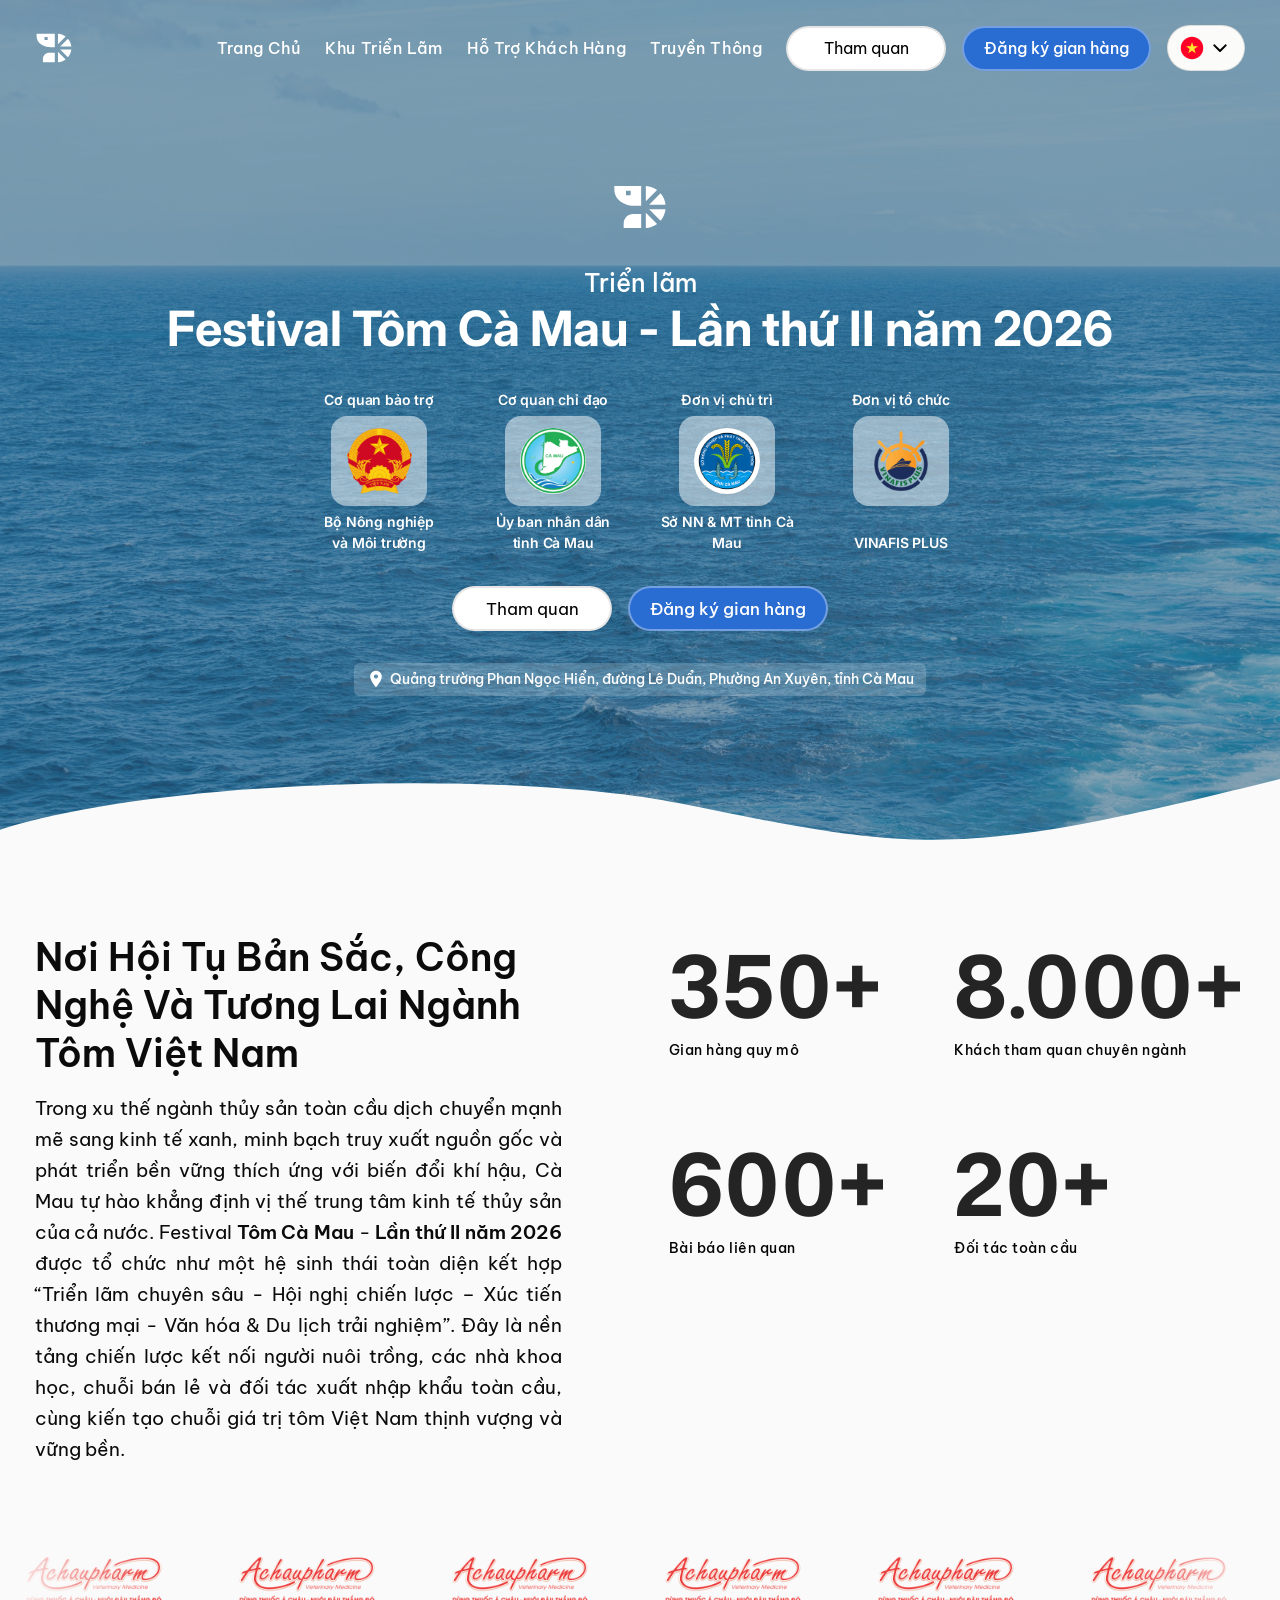
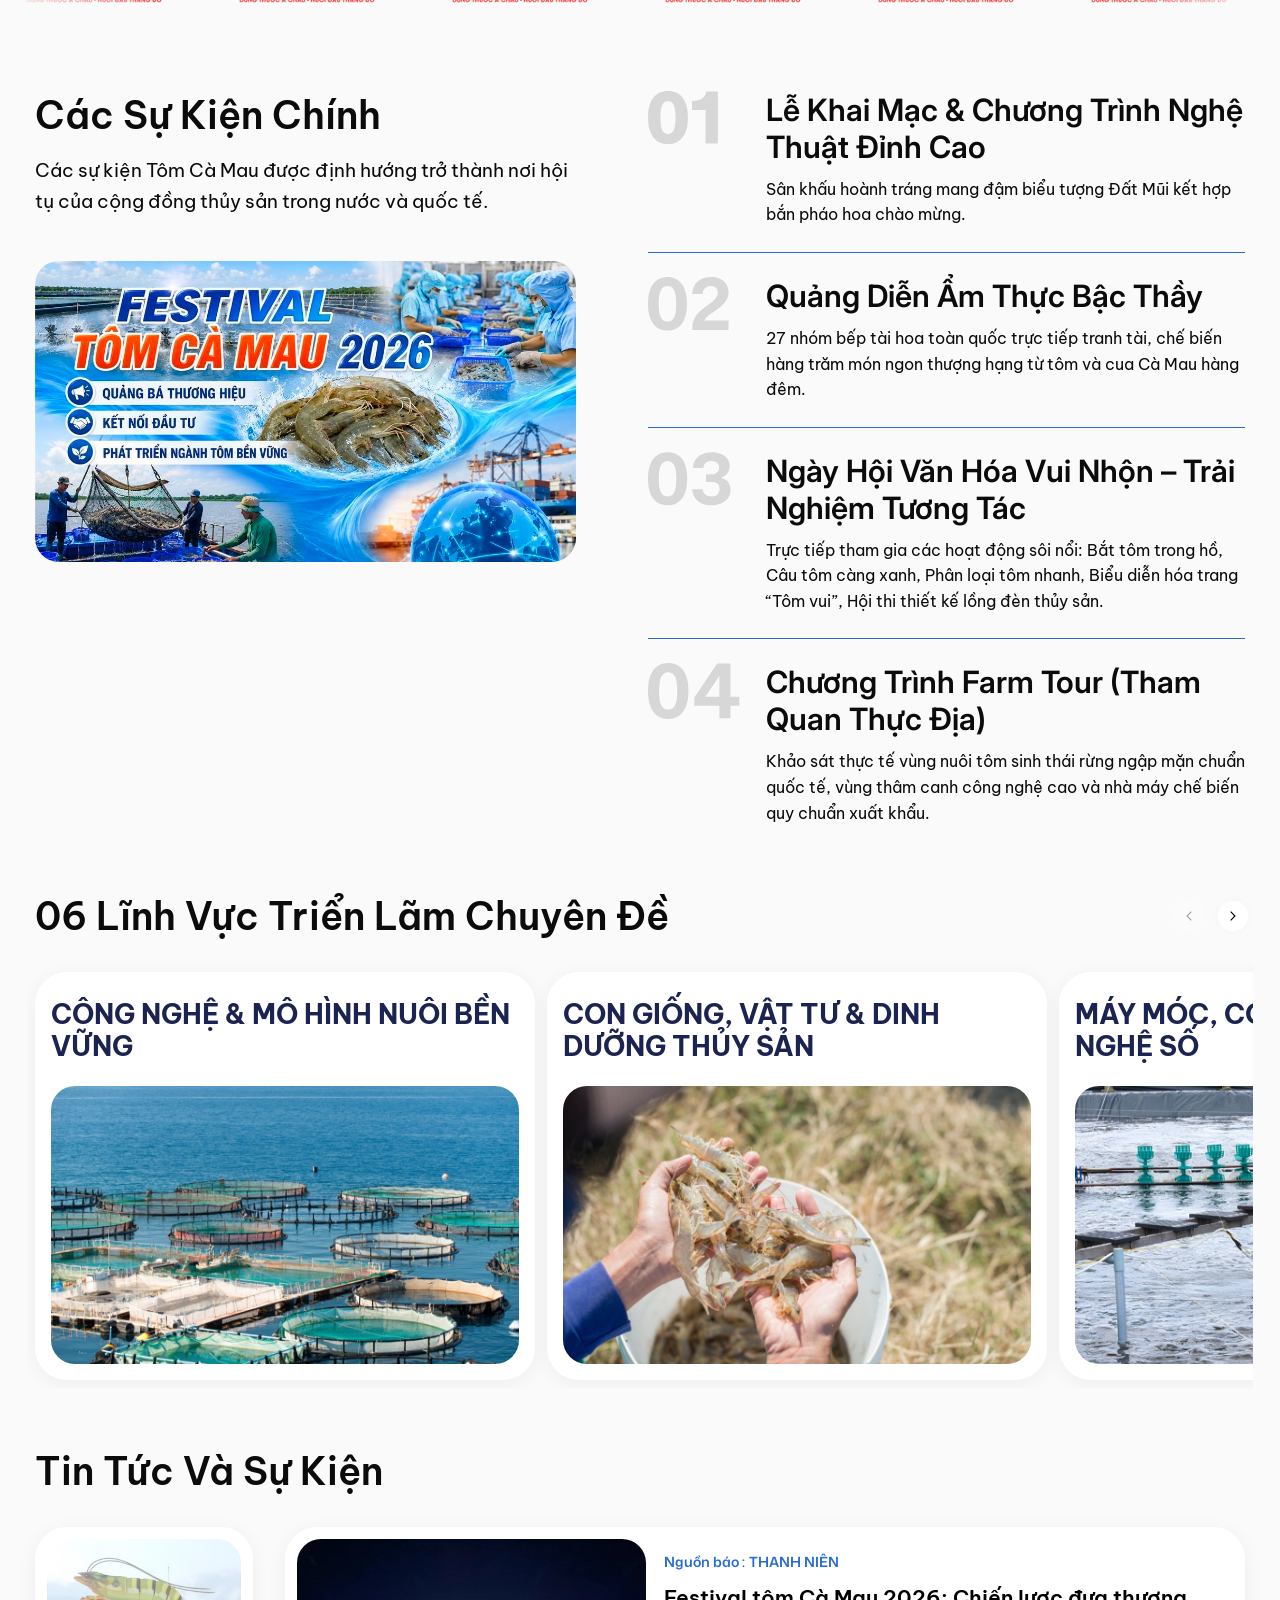
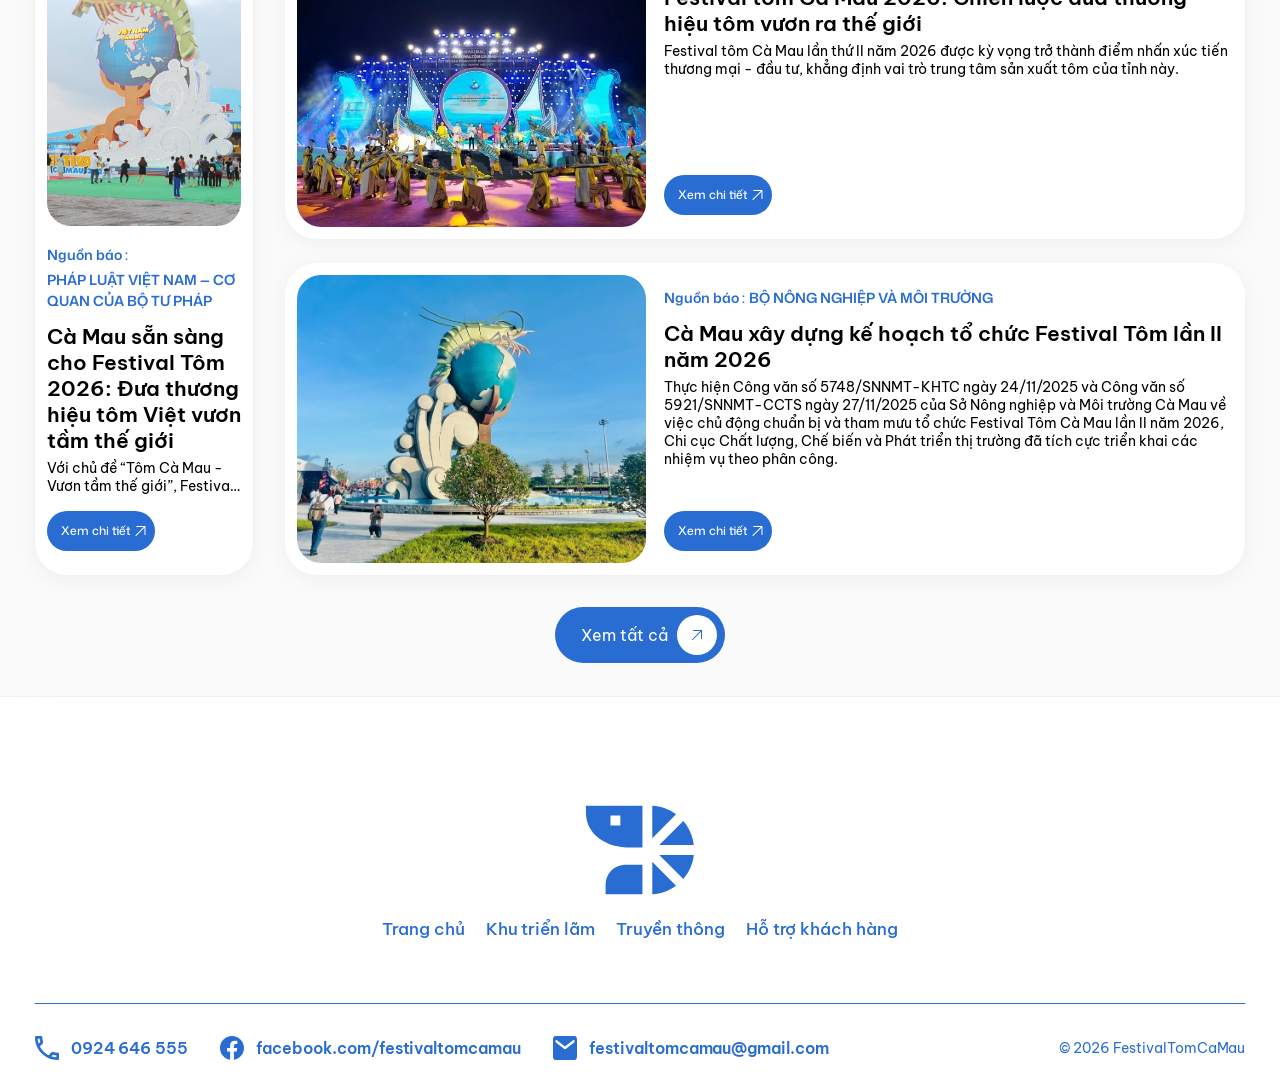
<file: index.html>
<!doctype html>
<html lang="vi">

<head>
  <meta charset="utf-8">
  <meta name="viewport" content="width=device-width,initial-scale=1">
  <title>Tôm Fest Cà Mau</title>
  <meta name="description"
    content="Triển lãm Tôm Fest Cà Mau 11.2026 — nơi hội tụ doanh nghiệp, công nghệ và khách tham quan chuyên ngành thủy sản.">
  <link rel="preconnect" href="https://fonts.googleapis.com">
  <link rel="preconnect" href="https://fonts.gstatic.com" crossorigin>
  <link rel="stylesheet"
    href="https://fonts.googleapis.com/css2?family=Be+Vietnam+Pro:wght@400;500;600;700&family=Inter:wght@400;600;700&family=Mona+Sans:wght@600;700&display=swap">
  <link rel="stylesheet" href="assets/vendor/swiper/swiper-bundle.min.css">
  <link rel="stylesheet" href="css/tokens.css">
  <link rel="stylesheet" href="css/base.css">
  <link rel="stylesheet" href="css/index.css">
</head>

<body>
<a class="visually-hidden" href="#main">Bỏ qua điều hướng</a>

<header class="site-header" data-header>
  <a class="site-header__logo" href="index.html">
    <img src="assets/tomfest/shrimp-header.svg" alt="Tôm Fest Cà Mau" width="48" height="48">
  </a>

  <div class="site-header__right">
    <nav class="site-nav" aria-label="Điều hướng chính">
      <a href="index.html">trang chủ</a>
      <a href="booth.html">khu triển lãm</a>
      <a href="visitor.html">Hỗ trợ khách hàng</a>
      <a href="media.html">truyền thông</a>
    </nav>

    <div class="site-header__actions">
      <a class="btn btn--light" href="visitor.html">Tham quan</a>
      <a class="btn btn--primary" href="booth.html">Đăng ký gian hàng</a>
      <button class="lang-switch" type="button" aria-label="Đổi ngôn ngữ">
        <img src="assets/tomfest/flag-vn.svg" alt="" width="24" height="24">
        <img src="assets/tomfest/chevron-down.svg" alt="" width="24" height="24">
      </button>
    </div>
  </div>

  <button class="nav-toggle" type="button" data-nav-toggle aria-controls="mobile-nav" aria-expanded="false"
    aria-label="Mở menu">
    <span></span><span></span><span></span>
  </button>
</header>

<div class="mobile-nav" id="mobile-nav" hidden>
  <a href="index.html">trang chủ</a>
  <a href="booth.html">khu triển lãm</a>
  <a href="visitor.html">Hỗ trợ khách hàng</a>
  <a href="media.html">truyền thông</a>
  <div class="mobile-nav__actions">
    <a class="btn btn--light" href="visitor.html">Tham quan</a>
    <a class="btn btn--primary" href="booth.html">Đăng ký gian hàng</a>
  </div>
</div>

<main id="main">

  <!-- ================= Hero ================= -->
  <section class="hero">
    <img class="hero__bg" src="assets/tomfest/hero.jpg" alt="" fetchpriority="high">

    <div class="hero__content">
      <img class="hero__mark" src="assets/tomfest/shrimp-hero.svg" alt="" width="80" height="80">

      <div class="hero__heading">
        <p class="hero__kicker">Triển lãm</p>
        <h1 class="hero__title">Festival Tôm Cà Mau - Lần thứ II năm 2026</h1>
      </div>

      <ul class="hero__orgs">
        <li class="hero-org">
          <p class="hero-org__role">Cơ quan bảo trợ</p>
          <div class="hero-org__badge">
            <img src="assets/tomfest/org-bo-nnmt.png" alt="" width="88" height="90">
          </div>
          <p class="hero-org__name">Bộ Nông nghiệp<br>và Môi trường</p>
        </li>

        <li class="hero-org">
          <p class="hero-org__role">Cơ quan chỉ đạo</p>
          <div class="hero-org__badge">
            <img class="hero-org__logo--round" src="assets/tomfest/org-ubnd-camau.png" alt="" width="91" height="90">
          </div>
          <p class="hero-org__name">Ủy ban nhân dân<br>tỉnh Cà Mau</p>
        </li>

        <li class="hero-org">
          <p class="hero-org__role">Đơn vị chủ trì</p>
          <div class="hero-org__badge">
            <img class="hero-org__logo--round" src="assets/tomfest/org-so-nnmt.png" alt="" width="90" height="90">
          </div>
          <p class="hero-org__name">Sở NN &amp; MT tỉnh Cà Mau</p>
        </li>

        <li class="hero-org">
          <p class="hero-org__role">Đơn vị tổ chức</p>
          <div class="hero-org__badge">
            <img src="assets/tomfest/org-vinafis.png" alt="" width="104" height="90">
          </div>
          <p class="hero-org__name">VINAFIS PLUS</p>
        </li>
      </ul>

      <div class="hero__actions">
        <a class="btn btn--light" href="visitor.html">Tham quan</a>
        <a class="btn btn--primary" href="booth.html">Đăng ký gian hàng</a>
      </div>

      <p class="hero__venue">
        <img src="assets/tomfest/icon-location-white.svg" alt="" width="20" height="20">
        <span>Quảng trường Phan Ngọc Hiển, đường Lê Duẩn, Phường An Xuyên, tỉnh Cà Mau</span>
      </p>
    </div>

    <img class="hero__wave" src="assets/tomfest/hero-wave.svg" alt="" aria-hidden="true">
  </section>

  <!-- ================= Về chúng tôi ================= -->
  <section class="about section" id="about">
    <div class="container about__grid">
      <div class="about__intro">
        <h2 class="section-head__title section-head__title--body">Nơi hội tụ bản sắc, công nghệ và tương lai ngành tôm
          Việt Nam</h2>
        <p class="about__text">Trong xu thế ngành thủy sản toàn cầu dịch chuyển mạnh mẽ sang kinh tế xanh, minh
          bạch truy xuất nguồn gốc và phát triển bền vững thích ứng với biến đổi khí hậu, Cà Mau tự hào khẳng định
          vị thế trung tâm kinh tế thủy sản của cả nước. Festival <strong>Tôm Cà Mau</strong> -
          <strong>Lần thứ II</strong> <strong>năm 2026</strong> được tổ chức như một hệ sinh thái toàn diện kết hợp
          “Triển lãm chuyên sâu - Hội nghị chiến lược – Xúc tiến thương mại - Văn hóa &amp; Du lịch trải nghiệm”.
          Đây là nền tảng chiến lược kết nối người nuôi trồng, các nhà khoa học, chuỗi bán lẻ và đối tác xuất nhập
          khẩu toàn cầu, cùng kiến tạo chuỗi giá trị tôm Việt Nam thịnh vượng và vững bền.</p>
      </div>

      <dl class="stats">
        <div class="stat">
          <dd class="stat__value">350+</dd>
          <dt class="stat__label">Gian hàng quy mô</dt>
        </div>
        <div class="stat">
          <dd class="stat__value">8.000+</dd>
          <dt class="stat__label">Khách tham quan chuyên ngành</dt>
        </div>
        <div class="stat">
          <dd class="stat__value">600+</dd>
          <dt class="stat__label">Bài báo liên quan</dt>
        </div>
        <div class="stat">
          <dd class="stat__value">20+</dd>
          <dt class="stat__label">Đối tác toàn cầu</dt>
        </div>
      </dl>
    </div>
  </section>

  <!-- ================= Nhà tài trợ ================= -->
  <section class="sponsors" aria-label="Nhà tài trợ">
    <div class="sponsors__rail">
      <ul class="sponsors__track">
        <li><img src="assets/tomfest/sponsor.png" alt="Nhà tài trợ" width="185" height="104" loading="lazy"></li>
        <li><img src="assets/tomfest/sponsor.png" alt="Nhà tài trợ" width="185" height="104" loading="lazy"></li>
        <li><img src="assets/tomfest/sponsor.png" alt="Nhà tài trợ" width="185" height="104" loading="lazy"></li>
        <li><img src="assets/tomfest/sponsor.png" alt="Nhà tài trợ" width="185" height="104" loading="lazy"></li>
        <li><img src="assets/tomfest/sponsor.png" alt="Nhà tài trợ" width="185" height="104" loading="lazy"></li>
        <li><img src="assets/tomfest/sponsor.png" alt="Nhà tài trợ" width="185" height="104" loading="lazy"></li>
        <li><img src="assets/tomfest/sponsor.png" alt="Nhà tài trợ" width="185" height="104" loading="lazy"></li>
        <li><img src="assets/tomfest/sponsor.png" alt="Nhà tài trợ" width="185" height="104" loading="lazy"></li>
        <li><img src="assets/tomfest/sponsor.png" alt="Nhà tài trợ" width="185" height="104" loading="lazy"></li>
        <li><img src="assets/tomfest/sponsor.png" alt="Nhà tài trợ" width="185" height="104" loading="lazy"></li>
        <li><img src="assets/tomfest/sponsor.png" alt="Nhà tài trợ" width="185" height="104" loading="lazy"></li>
      </ul>
      <ul class="sponsors__track" aria-hidden="true">
        <li><img src="assets/tomfest/sponsor.png" alt="" width="185" height="104" loading="lazy"></li>
        <li><img src="assets/tomfest/sponsor.png" alt="" width="185" height="104" loading="lazy"></li>
        <li><img src="assets/tomfest/sponsor.png" alt="" width="185" height="104" loading="lazy"></li>
        <li><img src="assets/tomfest/sponsor.png" alt="" width="185" height="104" loading="lazy"></li>
        <li><img src="assets/tomfest/sponsor.png" alt="" width="185" height="104" loading="lazy"></li>
        <li><img src="assets/tomfest/sponsor.png" alt="" width="185" height="104" loading="lazy"></li>
        <li><img src="assets/tomfest/sponsor.png" alt="" width="185" height="104" loading="lazy"></li>
        <li><img src="assets/tomfest/sponsor.png" alt="" width="185" height="104" loading="lazy"></li>
        <li><img src="assets/tomfest/sponsor.png" alt="" width="185" height="104" loading="lazy"></li>
        <li><img src="assets/tomfest/sponsor.png" alt="" width="185" height="104" loading="lazy"></li>
        <li><img src="assets/tomfest/sponsor.png" alt="" width="185" height="104" loading="lazy"></li>
      </ul>
    </div>
  </section>

  <!-- ================= Các sự kiện chính ================= -->
  <section class="events section" id="events">
    <div class="container events__body">
      <div class="events__intro">
        <div class="section-head">
          <h2 class="section-head__title section-head__title--body">Các sự kiện chính</h2>
          <p class="section-head__lead">Các sự kiện Tôm Cà Mau được định hướng trở thành nơi hội tụ của cộng đồng
            thủy sản trong nước và quốc tế.</p>
        </div>

        <figure class="events__figure">
          <img class="events__photo" src="assets/tomfest/events-poster.jpg"
            alt="Poster Festival Tôm Cà Mau 2026 — quảng bá thương hiệu, kết nối đầu tư, phát triển ngành tôm bền vững"
            loading="lazy">
        </figure>
      </div>

      <ol class="events__list">
        <li class="event">
          <img class="event__num" src="assets/tomfest/num-01.svg" alt="01" width="140" height="119">
          <div class="event__text">
            <h3 class="event__title">Lễ Khai mạc &amp; Chương trình Nghệ thuật Đỉnh cao</h3>
            <p class="event__desc">Sân khấu hoành tráng mang đậm biểu tượng Đất Mũi kết hợp bắn pháo hoa chào
              mừng.</p>
          </div>
        </li>
        <li class="event">
          <img class="event__num" src="assets/tomfest/num-02.svg" alt="02" width="140" height="119">
          <div class="event__text">
            <h3 class="event__title">Quảng diễn Ẩm thực Bậc thầy</h3>
            <p class="event__desc">27 nhóm bếp tài hoa toàn quốc trực tiếp tranh tài, chế biến hàng trăm món ngon
              thượng hạng từ tôm và cua Cà Mau hàng đêm.</p>
          </div>
        </li>
        <li class="event">
          <img class="event__num" src="assets/tomfest/num-03.svg" alt="03" width="140" height="119">
          <div class="event__text">
            <h3 class="event__title">Ngày hội Văn hóa Vui nhộn – Trải nghiệm Tương tác</h3>
            <p class="event__desc">Trực tiếp tham gia các hoạt động sôi nổi: Bắt tôm trong hồ, Câu tôm càng xanh,
              Phân loại tôm nhanh, Biểu diễn hóa trang “Tôm vui”, Hội thi thiết kế lồng đèn thủy sản.</p>
          </div>
        </li>
        <li class="event">
          <img class="event__num" src="assets/tomfest/num-04.svg" alt="04" width="140" height="119">
          <div class="event__text">
            <h3 class="event__title">Chương trình Farm Tour (Tham quan thực địa)</h3>
            <p class="event__desc">Khảo sát thực tế vùng nuôi tôm sinh thái rừng ngập mặn chuẩn quốc tế, vùng thâm
              canh công nghệ cao và nhà máy chế biến quy chuẩn xuất khẩu.</p>
          </div>
        </li>
      </ol>
    </div>
  </section>

  <!-- ================= 06 lĩnh vực triển lãm chuyên đề ================= -->
  <section class="zones section" id="zones">
    <div class="container zones__inner">
      <div class="zones__head">
        <h2 class="section-head__title section-head__title--body">06 lĩnh vực triển lãm chuyên đề</h2>

        <div class="zones__nav">
          <button class="carousel-nav" id="zones-prev" type="button" aria-label="Lĩnh vực trước">
            <img src="assets/tomfest/icon-nav-left.svg" alt="" width="64" height="64">
          </button>
          <button class="carousel-nav" id="zones-next" type="button" aria-label="Lĩnh vực tiếp theo">
            <img src="assets/tomfest/icon-nav-right.svg" alt="" width="64" height="64">
          </button>
        </div>
      </div>

      <vnf-carousel class="zones__carousel" slides-per-view="auto" space-between="12" prev="#zones-prev"
        next="#zones-next">
        <div class="swiper">
          <div class="swiper-wrapper">
          <div class="swiper-slide zone-card">
            <h3 class="zone-card__title">CÔNG NGHỆ &amp; MÔ HÌNH NUÔI BỀN VỮNG</h3>
            <img class="zone-card__photo" src="assets/tomfest/zone-cong-nghe-nuoi.jpg" alt="Lồng nuôi biển công nghệ cao" loading="lazy">
          </div>
          <div class="swiper-slide zone-card">
            <h3 class="zone-card__title">CON GIỐNG, VẬT TƯ &amp; DINH DƯỠNG THỦY SẢN</h3>
            <img class="zone-card__photo" src="assets/tomfest/zone-con-giong.jpg" alt="Tôm giống trên tay người nuôi" loading="lazy">
          </div>
          <div class="swiper-slide zone-card">
            <h3 class="zone-card__title">MÁY MÓC, CƠ GIỚI HÓA &amp; CÔNG NGHỆ SỐ</h3>
            <img class="zone-card__photo" src="assets/tomfest/zone-may-moc.jpg" alt="Hệ thống quạt nước và thiết bị ao nuôi" loading="lazy">
          </div>
          <div class="swiper-slide zone-card">
            <h3 class="zone-card__title">SẢN PHẨM GIÁ TRỊ GIA TĂNG &amp; CHẾ BIẾN SÂU</h3>
            <img class="zone-card__photo" src="assets/tomfest/zone-che-bien.jpg" alt="Dây chuyền sơ chế tôm xuất khẩu" loading="lazy">
          </div>
          <div class="swiper-slide zone-card">
            <h3 class="zone-card__title">ĐẠI NGÀN SẢN PHẨM OCOP &amp; ĐẶC SẢN VÙNG MIỀN</h3>
            <img class="zone-card__photo" src="assets/tomfest/zone-ocop.jpg" alt="Gian trưng bày sản phẩm OCOP" loading="lazy">
          </div>
          <div class="swiper-slide zone-card">
            <h3 class="zone-card__title">KHÔNG GIAN VĂN HÓA ẨM THỰC TÔM – CUA CÀ MAU</h3>
            <img class="zone-card__photo" src="assets/tomfest/zone-am-thuc.jpg" alt="Khu ẩm thực tôm cua Cà Mau" loading="lazy">
          </div>
          </div>
        </div>
      </vnf-carousel>
    </div>
  </section>

  <!-- ================= Tin tức và sự kiện ================= -->
  <section class="news section" id="news">
    <div class="container news__inner">
      <div class="section-head">
        <h2 class="section-head__title section-head__title--body">Tin tức và sự kiện</h2>
      </div>

      <div class="news__grid">
        <article class="news-card news__feature">
          <img class="news-card__photo" src="assets/tomfest/news-1.jpg"
            alt="Không gian Festival Tôm Cà Mau với mô hình tôm và địa cầu" loading="lazy">
          <div class="news-card__body">
            <p class="news-card__source">Nguồn báo :
              <span>Pháp luật Việt Nam — Cơ quan của Bộ Tư pháp</span>
            </p>
            <div class="news-card__main">
              <div class="news-card__text">
                <h3 class="news-card__title">Cà Mau sẵn sàng cho Festival Tôm 2026: Đưa thương hiệu tôm Việt vươn
                  tầm thế giới</h3>
                <p class="news-card__desc news-card__desc--clamp">Với chủ đề “Tôm Cà Mau - Vươn tầm thế giới”,
                  Festival Tôm Cà Mau lần thứ II năm 2026 sẽ diễn ra từ ngày 21 đến 23/11. Đây không chỉ là sự kiện
                  xúc tiến đầu tư, thương mại quy mô lớn của ngành tôm Việt Nam, Festival còn là diễn đàn kết nối
                  doanh nghiệp, nhà khoa học, nhà đầu tư và người nuôi tôm, góp phần quảng bá thương hiệu tôm Cà
                  Mau, mở rộng thị trường và thúc đẩy ngành hàng phát triển theo hướng xanh, bền vững và hội nhập
                  quốc tế.</p>
              </div>
              <a class="btn btn--detail" href="https://baophapluat.vn/ca-mau-san-sang-cho-festival-tom-2026-dua-thuong-hieu-tom-viet-vuon-tam-the-gioi.html">
                Xem chi tiết
                <img src="assets/tomfest/icon-arrow-sm.svg" alt="" width="13" height="14">
              </a>
            </div>
          </div>
        </article>

        <div class="news__side">
          <article class="news-card news-card--row">
            <img class="news-card__photo" src="assets/tomfest/news-2.jpg"
              alt="Sân khấu đêm khai mạc Festival Tôm Cà Mau" loading="lazy">
            <div class="news-card__body">
              <p class="news-card__source">Nguồn báo : <span>Thanh Niên</span></p>
              <div class="news-card__main">
                <div class="news-card__text">
                  <h3 class="news-card__title">Festival tôm Cà Mau 2026: Chiến lược đưa thương hiệu tôm vươn ra thế
                    giới</h3>
                  <p class="news-card__desc">Festival tôm Cà Mau lần thứ II năm 2026 được kỳ vọng trở thành điểm
                    nhấn xúc tiến thương mại - đầu tư, khẳng định vai trò trung tâm sản xuất tôm của tỉnh này.</p>
                </div>
                <a class="btn btn--detail"
                  href="https://thanhnien.vn/festival-tom-ca-mau-2026-chien-luoc-dua-thuong-hieu-tom-vuon-ra-the-gioi-185251228162250396.htm?gidzl=6GQQHgbcedeP79X4fd-XV1aOaq2mTVjwKX38HU8cydi45i56iN3xVm91aHErTluZKK2H7pc7L0i9h6MeUG">
                  Xem chi tiết
                  <img src="assets/tomfest/icon-arrow-sm.svg" alt="" width="13" height="14">
                </a>
              </div>
            </div>
          </article>

          <article class="news-card news-card--row">
            <img class="news-card__photo" src="assets/tomfest/news-3.jpg"
              alt="Biểu tượng tôm Cà Mau đặt tại quảng trường" loading="lazy">
            <div class="news-card__body">
              <p class="news-card__source">Nguồn báo : <span>Bộ Nông nghiệp và Môi trường</span></p>
              <div class="news-card__main">
                <div class="news-card__text">
                  <h3 class="news-card__title">Cà Mau xây dựng kế hoạch tổ chức Festival Tôm lần II năm 2026</h3>
                  <p class="news-card__desc">Thực hiện Công văn số 5748/SNNMT-KHTC ngày 24/11/2025 và Công văn số
                    5921/SNNMT-CCTS ngày 27/11/2025 của Sở Nông nghiệp và Môi trường Cà Mau về việc chủ động chuẩn
                    bị và tham mưu tổ chức Festival Tôm Cà Mau lần II năm 2026, Chi cục Chất lượng, Chế biến và Phát
                    triển thị trường đã tích cực triển khai các nhiệm vụ theo phân công.</p>
                </div>
                <a class="btn btn--detail"
                  href="https://mae.gov.vn/ca-mau-xay-dung-ke-hoach-to-chuc-festival-tom-lan-ii-nam-2026-20573.htm">
                  Xem chi tiết
                  <img src="assets/tomfest/icon-arrow-sm.svg" alt="" width="13" height="14">
                </a>
              </div>
            </div>
          </article>
        </div>
      </div>

      <a class="btn btn--pill-icon" href="#news">
        Xem tất cả
        <img src="assets/tomfest/icon-arrow-white.svg" alt="" width="40" height="40">
      </a>
    </div>
  </section>

</main>

<!-- ================= Footer ================= -->
<footer class="site-footer">
  <img class="site-footer__wave" src="assets/tomfest/footer-wave.svg" alt="" aria-hidden="true">

  <div class="container site-footer__inner">
    <div class="site-footer__brand">
      <img class="site-footer__logo" src="assets/tomfest/shrimp-footer.svg" alt="Tôm Fest Cà Mau" width="177"
        height="177">
      <nav class="footer-nav" aria-label="Điều hướng chân trang">
        <a href="index.html">Trang chủ</a>
        <a href="booth.html">Khu triển lãm</a>
        <a href="media.html">Truyền thông</a>
        <a href="visitor.html">Hỗ trợ khách hàng</a>
      </nav>
    </div>

    <div class="site-footer__bottom">
      <hr class="hairline">
      <div class="footer-meta">
        <ul class="footer-contact">
          <li><img src="assets/tomfest/icon-phone.svg" alt="Điện thoại" width="24" height="24"><a
            href="tel:+84924646555">0924 646 555</a></li>
          <li><img src="assets/tomfest/icon-facebook.svg" alt="Facebook" width="24" height="24"><a
            href="https://facebook.com/festivaltomcamau" rel="noopener">facebook.com/festivaltomcamau</a></li>
          <li><img src="assets/tomfest/icon-email.svg" alt="Email" width="24" height="24"><a
            href="mailto:festivaltomcamau@gmail.com">festivaltomcamau@gmail.com</a></li>
        </ul>
        <p class="footer-copy">© 2026 FestivalTomCaMau</p>
      </div>
    </div>
  </div>
</footer>

<script src="assets/js/site.js" defer></script>
<script src="assets/vendor/swiper/swiper-bundle.min.js" defer></script>
<script src="assets/js/vnf-carousel.js?v=2" defer></script>
</body>

</html>
</file>
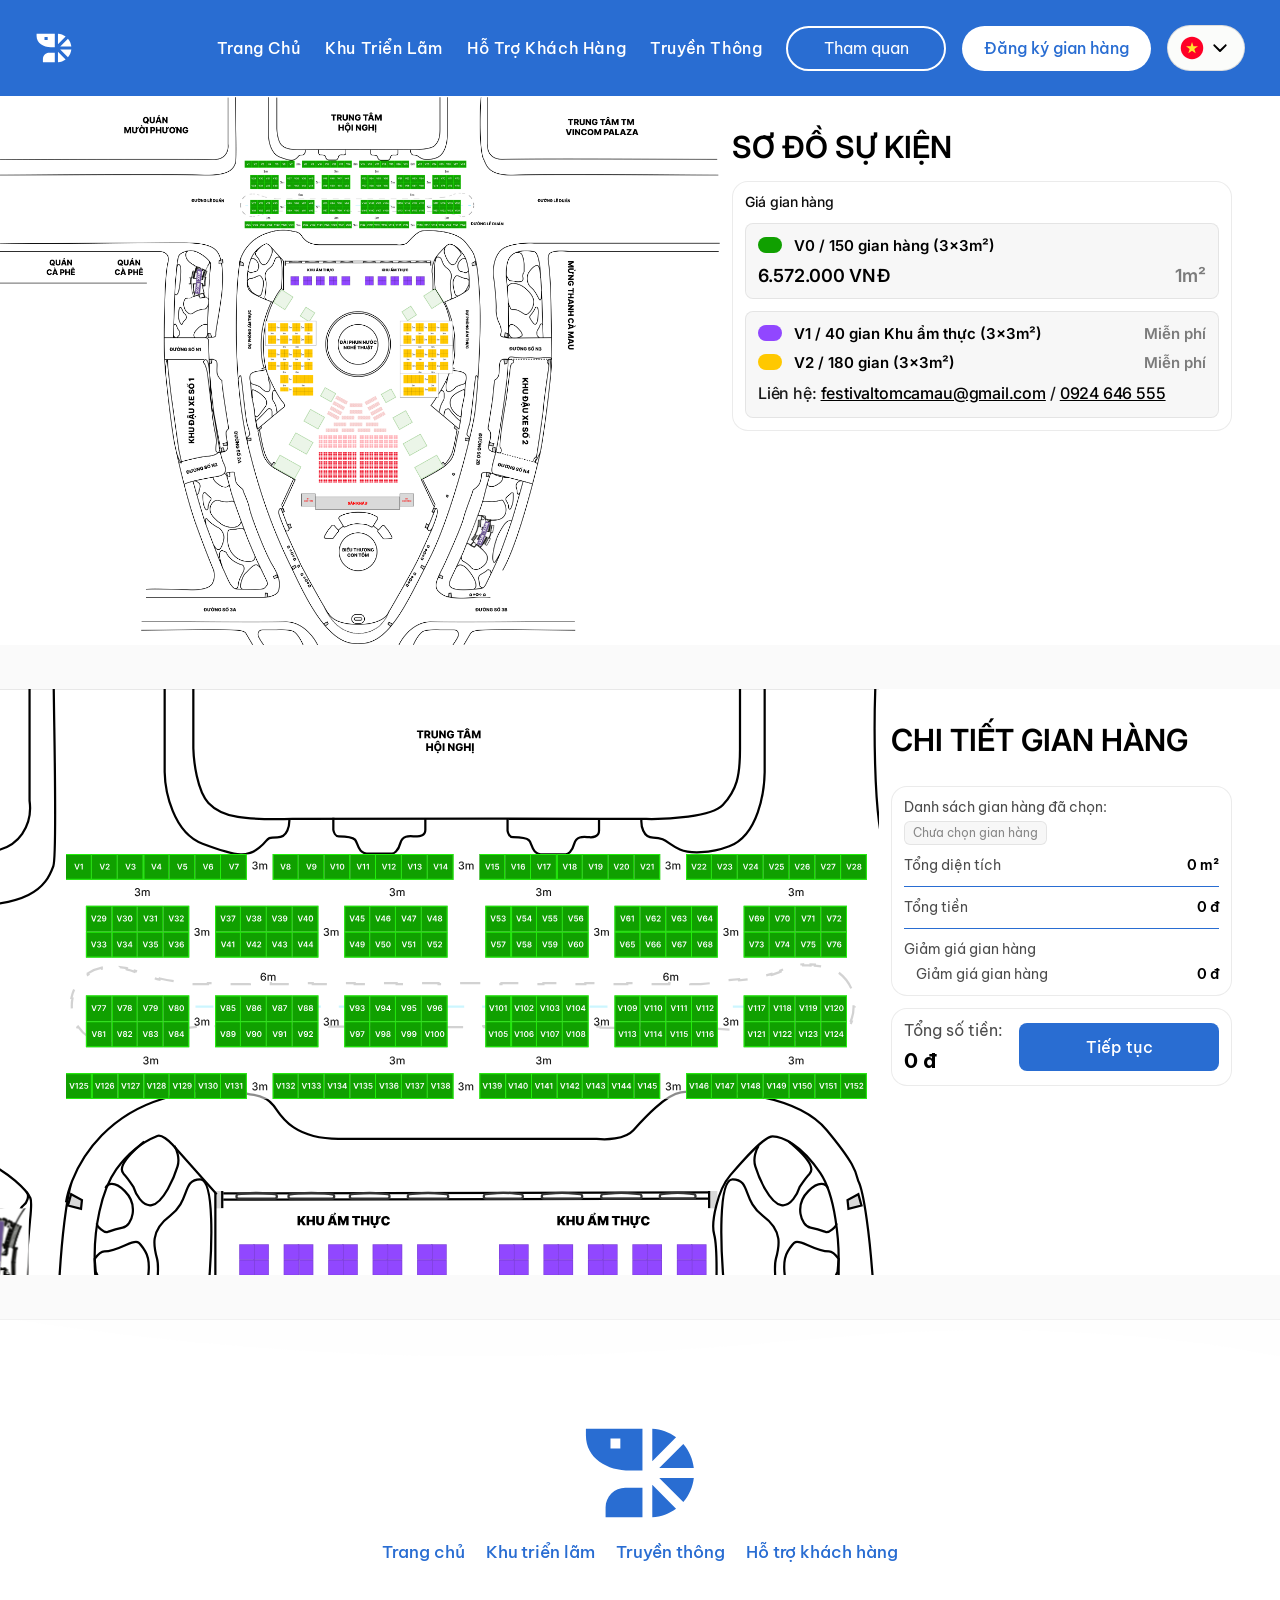
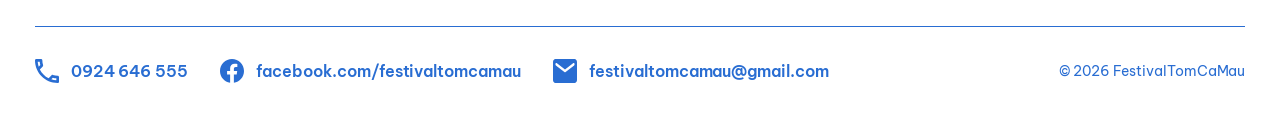
<file: booth.html>
<!doctype html>
<html lang="vi">

<head>
  <meta charset="utf-8">
  <meta name="viewport" content="width=device-width,initial-scale=1">
  <title>Khu triển lãm — Tôm Fest Cà Mau</title>
  <meta name="description" content="Sơ đồ sự kiện và chọn gian hàng triển lãm Tôm Fest Cà Mau 11.2026.">
  <link rel="preconnect" href="https://fonts.googleapis.com">
  <link rel="preconnect" href="https://fonts.gstatic.com" crossorigin>
  <link rel="stylesheet"
    href="https://fonts.googleapis.com/css2?family=Be+Vietnam+Pro:wght@400;500;600;700&family=Inter:wght@400;500;600;700&family=Mona+Sans:wght@600;700&display=swap">
  <link rel="stylesheet" href="css/tokens.css">
  <link rel="stylesheet" href="css/base.css">
  <link rel="stylesheet" href="css/booth.css">
</head>

<body>
<a class="visually-hidden" href="#main">Bỏ qua điều hướng</a>

<header class="site-header site-header--solid" data-header>
  <a class="site-header__logo" href="index.html">
    <img src="assets/tomfest/shrimp-header.svg" alt="Tôm Fest Cà Mau" width="48" height="48">
  </a>

  <div class="site-header__right">
    <nav class="site-nav" aria-label="Điều hướng chính">
      <a href="index.html">trang chủ</a>
      <a href="booth.html" aria-current="page">khu triển lãm</a>
      <a href="visitor.html">Hỗ trợ khách hàng</a>
      <a href="media.html">truyền thông</a>
    </nav>

    <div class="site-header__actions">
      <a class="btn btn--light" href="visitor.html">Tham quan</a>
      <a class="btn btn--primary" href="booth.html">Đăng ký gian hàng</a>
      <button class="lang-switch" type="button" aria-label="Đổi ngôn ngữ">
        <img src="assets/tomfest/flag-vn.svg" alt="" width="24" height="24">
        <img src="assets/tomfest/chevron-down.svg" alt="" width="24" height="24">
      </button>
    </div>
  </div>

  <button class="nav-toggle" type="button" data-nav-toggle aria-controls="mobile-nav" aria-expanded="false"
    aria-label="Mở menu">
    <span></span><span></span><span></span>
  </button>
</header>

<div class="mobile-nav" id="mobile-nav" hidden>
  <a href="index.html">trang chủ</a>
  <a href="booth.html">khu triển lãm</a>
  <a href="visitor.html">Hỗ trợ khách hàng</a>
  <a href="media.html">truyền thông</a>
  <div class="mobile-nav__actions">
    <a class="btn btn--light" href="visitor.html">Tham quan</a>
    <a class="btn btn--primary" href="booth.html">Đăng ký gian hàng</a>
  </div>
</div>

<main class="booth" id="main">

  <!-- ================= Sơ đồ tổng thể + bảng giá ================= -->
  <section class="booth-overview">
    <div class="booth-overview__map">
      <img src="assets/event-map.png" alt="Sơ đồ tổng thể sự kiện Tôm Fest Cà Mau">
    </div>

    <aside class="booth-overview__panel">
      <h1 class="panel-title">Sơ đồ sự kiện</h1>

      <div class="price-card">
        <p class="price-card__label">Giá gian hàng</p>

        <div class="price-card__group">
          <div class="price-item">
            <p class="price-row">
              <span class="swatch swatch--v0"></span>
              <span class="price-row__name">V0 / 150 gian hàng (3x3m²)</span>
            </p>
            <p class="price-amount">
              <strong>6.572.000 VNĐ</strong>
              <span>1m²</span>
            </p>
          </div>

          <div class="price-item">
            <p class="price-row">
              <span class="swatch swatch--v1"></span>
              <span class="price-row__name">V1 / 40 gian Khu ẩm thực (3x3m²)</span>
              <span class="price-row__note">Miễn phí</span>
            </p>
            <p class="price-row">
              <span class="swatch swatch--v2"></span>
              <span class="price-row__name">V2 / 180 gian (3x3m²)</span>
              <span class="price-row__note">Miễn phí</span>
            </p>
            <p class="price-contact">
              <span>Liên hệ:</span>
              <a href="mailto:festivaltomcamau@gmail.com">festivaltomcamau@gmail.com</a>
              <span>/</span>
              <a href="tel:+84924646555">0924 646 555</a>
            </p>
          </div>
        </div>
      </div>
    </aside>
  </section>

  <!-- ================= Chọn gian hàng ================= -->
  <section class="booth-picker">
    <p class="booth-picker__hint">Vuốt ngang để xem toàn bộ sơ đồ, chạm vào ô để chọn gian hàng.</p>

    <div class="booth-picker__scroller">
      <div class="booth-map-area">
        <img src="assets/booth-map.svg" class="event-map" alt="Sơ đồ khu triển lãm">

        <div class="booth-overlay">
          <img src="assets/booth.svg" class="map-bottom" alt="">
          <!-- assets/js/booth.js tạo 152 vùng chọn ở đây -->
          <div class="booth-hotspots"></div>
        </div>
      </div>
    </div>

    <aside class="booth-detail">
      <h2 class="panel-title">Chi tiết gian hàng</h2>

      <div class="detail-card">
        <div>
          <p class="detail-card__label">Danh sách gian hàng đã chọn:</p>
          <div class="selected-tags" id="selectedTags">
            <span class="empty-selection">Chưa chọn gian hàng</span>
          </div>
        </div>

        <div class="detail-row">
          <span>Tổng diện tích</span>
          <b id="totalArea">0 m²</b>
        </div>

        <hr class="detail-divider">

        <div class="detail-row">
          <span>Tổng tiền</span>
          <b id="totalPrice">0 đ</b>
        </div>

        <hr class="detail-divider">

        <div class="detail-rows">
          <div class="detail-row"><span>Giảm giá gian hàng</span></div>
          <div class="detail-row detail-row--indent">
            <span>Giảm giá gian hàng</span>
            <b>0 đ</b>
          </div>
        </div>
      </div>

      <div class="total-card">
        <div class="total-card__sum">
          <span>Tổng số tiền:</span>
          <b id="finalPrice">0 đ</b>
        </div>
        <a class="btn btn--continue" href="payment.html" id="continueBtn">Tiếp tục</a>
      </div>
    </aside>
  </section>

</main>

<!-- ================= Footer ================= -->
<footer class="site-footer">
  <img class="site-footer__wave" src="assets/tomfest/footer-wave.svg" alt="" aria-hidden="true">

  <div class="container site-footer__inner">
    <div class="site-footer__brand">
      <img class="site-footer__logo" src="assets/tomfest/shrimp-footer.svg" alt="Tôm Fest Cà Mau" width="177"
        height="177">
      <nav class="footer-nav" aria-label="Điều hướng chân trang">
        <a href="index.html">Trang chủ</a>
        <a href="booth.html">Khu triển lãm</a>
        <a href="media.html">Truyền thông</a>
        <a href="visitor.html">Hỗ trợ khách hàng</a>
      </nav>
    </div>

    <div class="site-footer__bottom">
      <hr class="hairline">
      <div class="footer-meta">
        <ul class="footer-contact">
          <li><img src="assets/tomfest/icon-phone.svg" alt="Điện thoại" width="24" height="24"><a
            href="tel:+84924646555">0924 646 555</a></li>
          <li><img src="assets/tomfest/icon-facebook.svg" alt="Facebook" width="24" height="24"><a
            href="https://facebook.com/festivaltomcamau" rel="noopener">facebook.com/festivaltomcamau</a></li>
          <li><img src="assets/tomfest/icon-email.svg" alt="Email" width="24" height="24"><a
            href="mailto:festivaltomcamau@gmail.com">festivaltomcamau@gmail.com</a></li>
        </ul>
        <p class="footer-copy">© 2026 FestivalTomCaMau</p>
      </div>
    </div>
  </div>
</footer>

<script src="assets/js/site.js" defer></script>
<script src="assets/js/booth.js" defer></script>
</body>

</html>
</file>
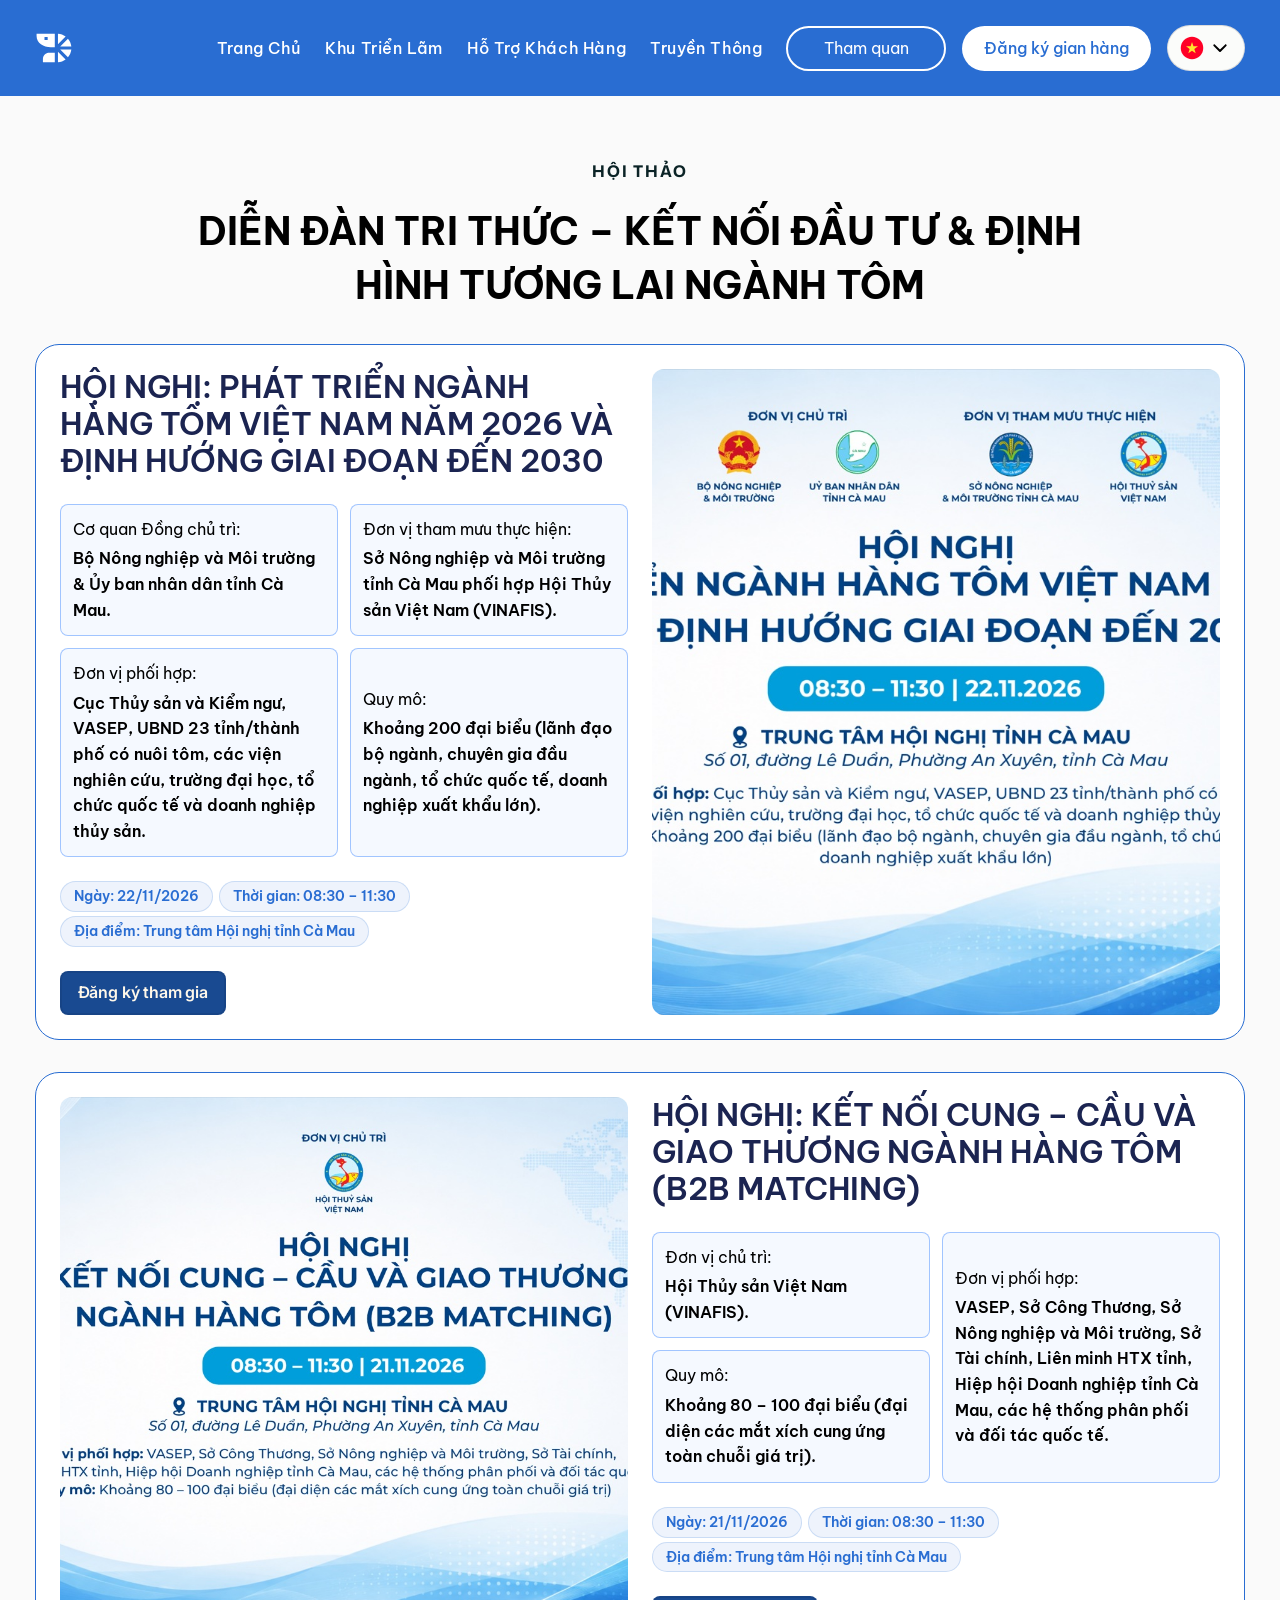
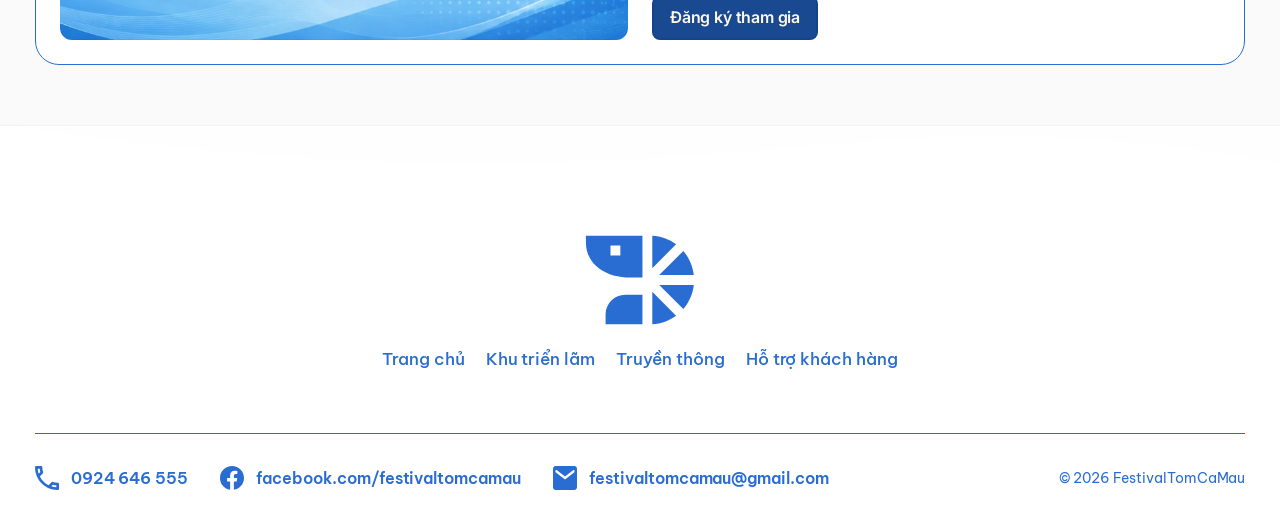
<file: media.html>
<!doctype html>
<html lang="vi">

<head>
  <meta charset="utf-8">
  <meta name="viewport" content="width=device-width,initial-scale=1">
  <title>Truyền thông — Hội thảo Festival Tôm Cà Mau</title>
  <meta name="description"
    content="Diễn đàn tri thức, kết nối đầu tư và định hình tương lai ngành tôm — chuỗi hội nghị trong khuôn khổ Festival Tôm Cà Mau lần thứ II năm 2026.">
  <link rel="preconnect" href="https://fonts.googleapis.com">
  <link rel="preconnect" href="https://fonts.gstatic.com" crossorigin>
  <link rel="stylesheet"
    href="https://fonts.googleapis.com/css2?family=Be+Vietnam+Pro:wght@400;500;600;700&family=Inter:wght@400;500;600;700&family=Mona+Sans:wght@600;700&display=swap">
  <link rel="stylesheet" href="css/tokens.css">
  <link rel="stylesheet" href="css/base.css">
  <link rel="stylesheet" href="css/media.css">
</head>

<body>
  <a class="visually-hidden" href="#main">Bỏ qua điều hướng</a>

  <header class="site-header site-header--solid" data-header>
    <a class="site-header__logo" href="index.html">
      <img src="assets/tomfest/shrimp-header.svg" alt="Tôm Fest Cà Mau" width="48" height="48">
    </a>

    <div class="site-header__right">
      <nav class="site-nav" aria-label="Điều hướng chính">
        <a href="index.html">trang chủ</a>
        <a href="booth.html">khu triển lãm</a>
        <a href="visitor.html">Hỗ trợ khách hàng</a>
        <a href="media.html" aria-current="page">truyền thông</a>
      </nav>

      <div class="site-header__actions">
        <a class="btn btn--light" href="visitor.html">Tham quan</a>
        <a class="btn btn--primary" href="booth.html">Đăng ký gian hàng</a>
        <button class="lang-switch" type="button" aria-label="Đổi ngôn ngữ">
          <img src="assets/tomfest/flag-vn.svg" alt="" width="24" height="24">
          <img src="assets/tomfest/chevron-down.svg" alt="" width="24" height="24">
        </button>
      </div>
    </div>

    <button class="nav-toggle" type="button" data-nav-toggle aria-controls="mobile-nav" aria-expanded="false"
      aria-label="Mở menu">
      <span></span><span></span><span></span>
    </button>
  </header>

  <div class="mobile-nav" id="mobile-nav" hidden>
    <a href="index.html">trang chủ</a>
    <a href="booth.html">khu triển lãm</a>
    <a href="visitor.html">Hỗ trợ khách hàng</a>
    <a href="media.html">truyền thông</a>
    <div class="mobile-nav__actions">
      <a class="btn btn--light" href="visitor.html">Tham quan</a>
      <a class="btn btn--primary" href="booth.html">Đăng ký gian hàng</a>
    </div>
  </div>

  <main class="media" id="main">
    <div class="container media__inner">
      <div class="media__head">
        <p class="media__eyebrow">Hội thảo</p>
        <h1 class="media__title">Diễn đàn tri thức – Kết nối đầu tư &amp; định hình tương lai ngành tôm</h1>
      </div>

      <!-- ===== Hội nghị 1 ===== -->
      <article class="seminar">
        <div class="seminar__body">
          <h2 class="seminar__title">Hội nghị: Phát triển ngành hàng tôm Việt Nam năm 2026 và định hướng giai đoạn
            đến 2030</h2>

          <dl class="seminar__facts">
            <div class="fact">
              <dt class="fact__label">Cơ quan Đồng chủ trì:</dt>
              <dd class="fact__value">Bộ Nông nghiệp và Môi trường &amp; Ủy ban nhân dân tỉnh Cà Mau.</dd>
            </div>
            <div class="fact">
              <dt class="fact__label">Đơn vị tham mưu thực hiện:</dt>
              <dd class="fact__value">Sở Nông nghiệp và Môi trường tỉnh Cà Mau phối hợp Hội Thủy sản Việt Nam
                (VINAFIS).</dd>
            </div>
            <div class="fact">
              <dt class="fact__label">Đơn vị phối hợp:</dt>
              <dd class="fact__value">Cục Thủy sản và Kiểm ngư, VASEP, UBND 23 tỉnh/thành phố có nuôi tôm, các viện
                nghiên cứu, trường đại học, tổ chức quốc tế và doanh nghiệp thủy sản.</dd>
            </div>
            <div class="fact">
              <dt class="fact__label">Quy mô:</dt>
              <dd class="fact__value">Khoảng 200 đại biểu (lãnh đạo bộ ngành, chuyên gia đầu ngành, tổ chức quốc tế,
                doanh nghiệp xuất khẩu lớn).</dd>
            </div>
          </dl>

          <ul class="seminar__meta">
            <li>Ngày: 22/11/2026</li>
            <li>Thời gian: 08:30 – 11:30</li>
            <li>Địa điểm: Trung tâm Hội nghị tỉnh Cà Mau</li>
          </ul>

          <a class="btn btn--deep" href="visitor.html">Đăng ký tham gia</a>
        </div>

        <img class="seminar__poster" src="assets/tomfest/seminar-1.jpg"
          alt="Poster hội nghị Phát triển ngành hàng tôm Việt Nam năm 2026 và định hướng giai đoạn đến 2030"
          loading="lazy">
      </article>

      <!-- ===== Hội nghị 2 ===== -->
      <article class="seminar seminar--reverse">
        <div class="seminar__body">
          <h2 class="seminar__title">Hội nghị: Kết nối cung – cầu và giao thương ngành hàng tôm (B2B Matching)</h2>

          <dl class="seminar__facts">
            <div class="fact">
              <dt class="fact__label">Đơn vị chủ trì:</dt>
              <dd class="fact__value">Hội Thủy sản Việt Nam (VINAFIS).</dd>
            </div>
            <div class="fact fact--tall">
              <dt class="fact__label">Đơn vị phối hợp:</dt>
              <dd class="fact__value">VASEP, Sở Công Thương, Sở Nông nghiệp và Môi trường, Sở Tài chính, Liên minh
                HTX tỉnh, Hiệp hội Doanh nghiệp tỉnh Cà Mau, các hệ thống phân phối và đối tác quốc tế.</dd>
            </div>
            <div class="fact">
              <dt class="fact__label">Quy mô:</dt>
              <dd class="fact__value">Khoảng 80 – 100 đại biểu (đại diện các mắt xích cung ứng toàn chuỗi giá trị).
              </dd>
            </div>
          </dl>

          <ul class="seminar__meta">
            <li>Ngày: 21/11/2026</li>
            <li>Thời gian: 08:30 – 11:30</li>
            <li>Địa điểm: Trung tâm Hội nghị tỉnh Cà Mau</li>
          </ul>

          <a class="btn btn--deep" href="visitor.html">Đăng ký tham gia</a>
        </div>

        <img class="seminar__poster" src="assets/tomfest/seminar-2.jpg"
          alt="Poster hội nghị Kết nối cung – cầu và giao thương ngành hàng tôm (B2B Matching)" loading="lazy">
      </article>
    </div>
  </main>

  <footer class="site-footer">
    <img class="site-footer__wave" src="assets/tomfest/footer-wave.svg" alt="" aria-hidden="true">

    <div class="container site-footer__inner">
      <div class="site-footer__brand">
        <img class="site-footer__logo" src="assets/tomfest/shrimp-footer.svg" alt="Tôm Fest Cà Mau" width="177"
          height="177">
        <nav class="footer-nav" aria-label="Điều hướng chân trang">
          <a href="index.html">Trang chủ</a>
          <a href="booth.html">Khu triển lãm</a>
          <a href="media.html">Truyền thông</a>
          <a href="visitor.html">Hỗ trợ khách hàng</a>
        </nav>
      </div>

      <div class="site-footer__bottom">
        <hr class="hairline">
        <div class="footer-meta">
          <ul class="footer-contact">
            <li><img src="assets/tomfest/icon-phone.svg" alt="Điện thoại" width="24" height="24"><a
                href="tel:+84924646555">0924 646 555</a></li>
            <li><img src="assets/tomfest/icon-facebook.svg" alt="Facebook" width="24" height="24"><a
                href="https://facebook.com/festivaltomcamau" rel="noopener">facebook.com/festivaltomcamau</a></li>
            <li><img src="assets/tomfest/icon-email.svg" alt="Email" width="24" height="24"><a
                href="mailto:festivaltomcamau@gmail.com">festivaltomcamau@gmail.com</a></li>
          </ul>
          <p class="footer-copy">© 2026 FestivalTomCaMau</p>
        </div>
      </div>
    </div>
  </footer>

  <script src="assets/js/site.js" defer></script>
</body>

</html>
</file>
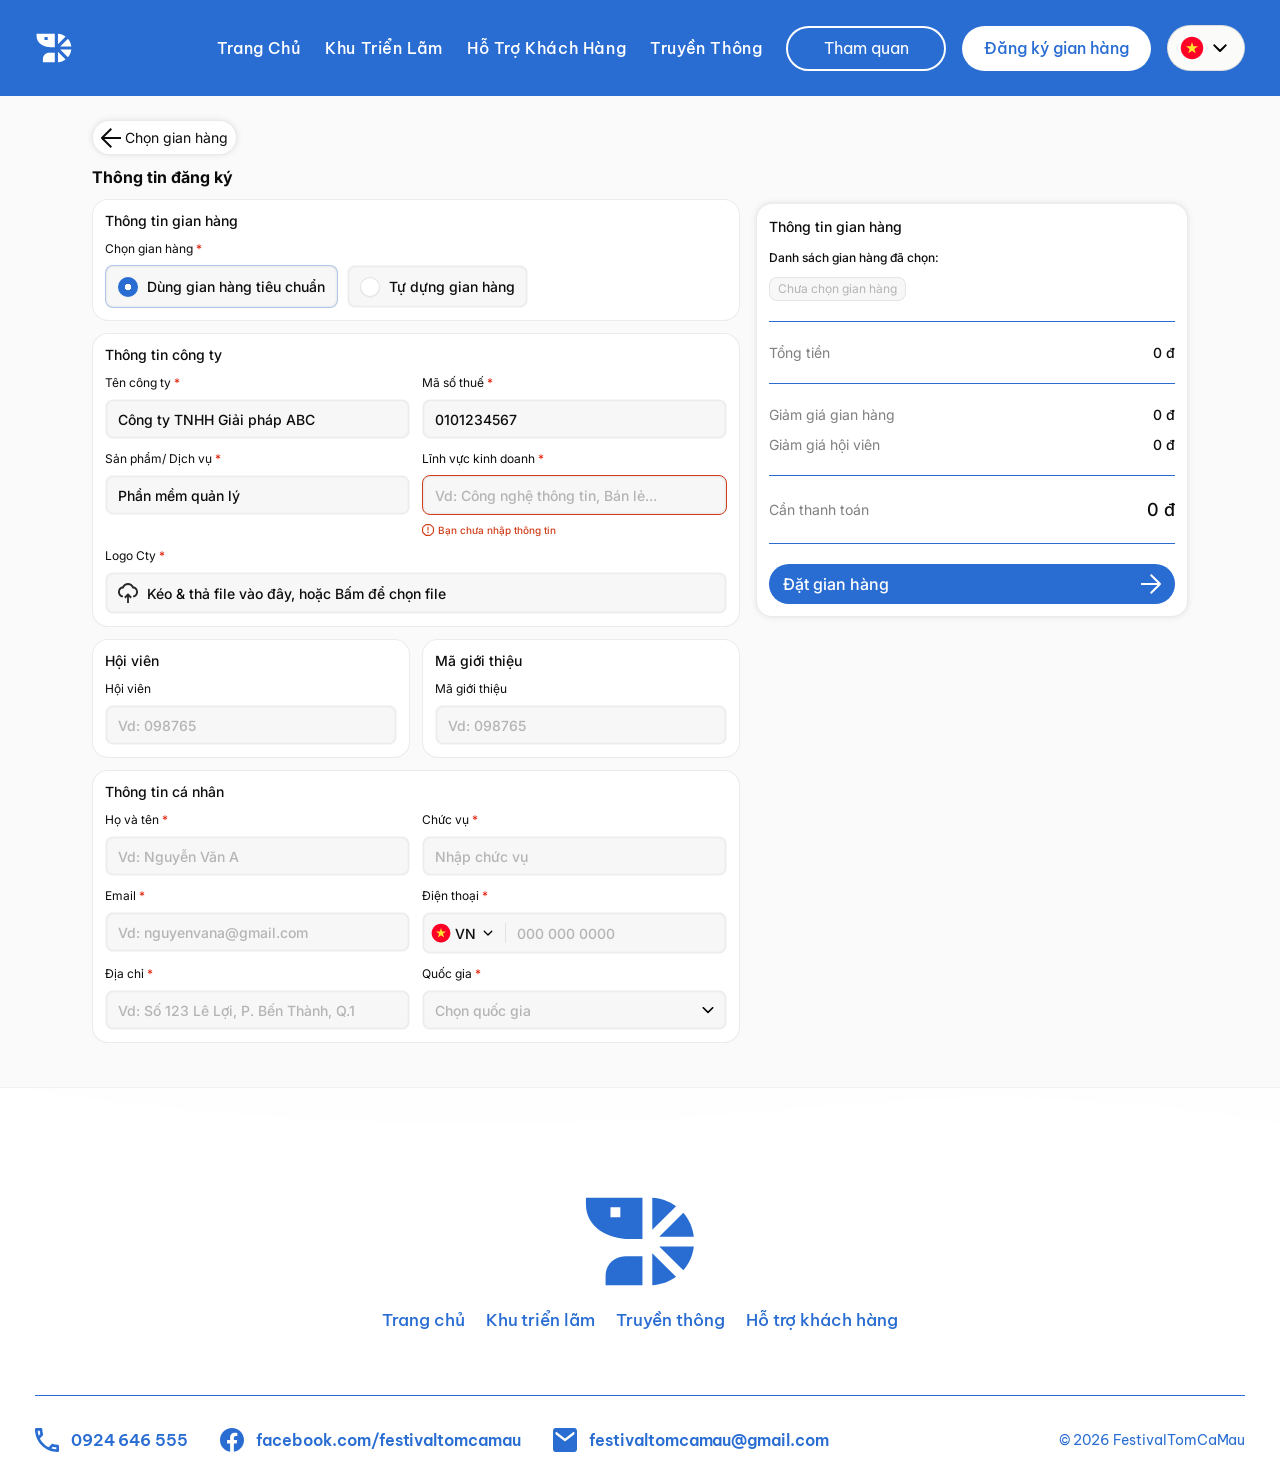
<file: payment.html>
<!doctype html>
<html lang="vi">

<head>
  <meta charset="utf-8">
  <meta name="viewport" content="width=device-width,initial-scale=1">
  <title>Thông tin đăng ký — Tôm Fest Cà Mau</title>
  <meta name="description" content="Điền thông tin công ty và cá nhân để hoàn tất đăng ký gian hàng Tôm Fest Cà Mau.">
  <link rel="preconnect" href="https://fonts.googleapis.com">
  <link rel="preconnect" href="https://fonts.gstatic.com" crossorigin>
  <link rel="stylesheet"
    href="https://fonts.googleapis.com/css2?family=Be+Vietnam+Pro:wght@400;500;600;700&family=Inter:wght@400;500;600;700&family=Mona+Sans:wght@600;700&display=swap">
  <link rel="stylesheet" href="css/tokens.css">
  <link rel="stylesheet" href="css/base.css">
  <link rel="stylesheet" href="css/forms.css">
  <link rel="stylesheet" href="css/payment.css">
</head>

<body>
<a class="visually-hidden" href="#main">Bỏ qua điều hướng</a>

<header class="site-header site-header--solid" data-header>
  <a class="site-header__logo" href="index.html">
    <img src="assets/tomfest/shrimp-header.svg" alt="Tôm Fest Cà Mau" width="48" height="48">
  </a>

  <div class="site-header__right">
    <nav class="site-nav" aria-label="Điều hướng chính">
      <a href="index.html">trang chủ</a>
      <a href="booth.html">khu triển lãm</a>
      <a href="visitor.html">Hỗ trợ khách hàng</a>
      <a href="media.html">truyền thông</a>
    </nav>

    <div class="site-header__actions">
      <a class="btn btn--light" href="visitor.html">Tham quan</a>
      <a class="btn btn--primary" href="booth.html">Đăng ký gian hàng</a>
      <button class="lang-switch" type="button" aria-label="Đổi ngôn ngữ">
        <img src="assets/tomfest/flag-vn.svg" alt="" width="24" height="24">
        <img src="assets/tomfest/chevron-down.svg" alt="" width="24" height="24">
      </button>
    </div>
  </div>

  <button class="nav-toggle" type="button" data-nav-toggle aria-controls="mobile-nav" aria-expanded="false"
    aria-label="Mở menu">
    <span></span><span></span><span></span>
  </button>
</header>

<div class="mobile-nav" id="mobile-nav" hidden>
  <a href="index.html">trang chủ</a>
  <a href="booth.html">khu triển lãm</a>
  <a href="visitor.html">Hỗ trợ khách hàng</a>
  <a href="media.html">truyền thông</a>
  <div class="mobile-nav__actions">
    <a class="btn btn--light" href="visitor.html">Tham quan</a>
    <a class="btn btn--primary" href="booth.html">Đăng ký gian hàng</a>
  </div>
</div>

<main class="payment" id="main">
  <div class="payment__inner">

    <a class="back-pill" href="booth.html">
      <img src="assets/tomfest/icon-arrow-left.svg" alt="" width="20" height="20">
      Chọn gian hàng
    </a>

    <div class="payment__layout">
      <form class="payment__main" id="registerForm" novalidate>
        <h1 class="payment__title">Thông tin đăng ký</h1>

        <!-- ===== Thông tin gian hàng ===== -->
        <section class="form-card">
          <h2 class="form-card__title">Thông tin gian hàng</h2>

          <fieldset class="field-group">
            <legend class="field-label">Chọn gian hàng <span class="req">*</span></legend>
            <div class="radio-set">
              <label class="radio-row">
                <input type="radio" name="boothType" value="standard" checked>
                Dùng gian hàng tiêu chuẩn
              </label>
              <label class="radio-row">
                <input type="radio" name="boothType" value="custom">
                Tự dựng gian hàng
              </label>
            </div>
          </fieldset>
        </section>

        <!-- ===== Thông tin công ty ===== -->
        <section class="form-card">
          <h2 class="form-card__title">Thông tin công ty</h2>

          <div class="form-grid form-grid--2">
            <div class="field-group">
              <label class="field-label" for="companyName">Tên công ty <span class="req">*</span></label>
              <input class="field" id="companyName" name="companyName" required value="Công ty TNHH Giải pháp ABC">
            </div>
            <div class="field-group">
              <label class="field-label" for="taxCode">Mã số thuế <span class="req">*</span></label>
              <input class="field" id="taxCode" name="taxCode" required value="0101234567" inputmode="numeric">
            </div>
          </div>

          <div class="form-grid form-grid--2">
            <div class="field-group">
              <label class="field-label" for="product">Sản phẩm/ Dịch vụ <span class="req">*</span></label>
              <input class="field" id="product" name="product" required value="Phần mềm quản lý">
            </div>
            <div class="field-group is-error">
              <label class="field-label" for="industry">Lĩnh vực kinh doanh <span class="req">*</span></label>
              <input class="field" id="industry" name="industry" required aria-describedby="industryError"
                placeholder="Vd: Công nghệ thông tin, Bán lẻ...">
              <p class="field-error" id="industryError">
                <img src="assets/tomfest/icon-alert.svg" alt="" width="12" height="12">
                Bạn chưa nhập thông tin
              </p>
            </div>
          </div>

          <div class="field-group">
            <span class="field-label">Logo Cty <span class="req">*</span></span>
            <label class="field upload-field">
              <img src="assets/tomfest/icon-upload.svg" alt="" width="20" height="20">
              <span>Kéo &amp; thả file vào đây, hoặc Bấm để chọn file</span>
              <input type="file" name="logo" accept="image/*" id="logoInput">
            </label>
            <div class="upload-file" id="logoPreview" hidden>
              <div class="upload-file__meta">
                <span class="upload-file__name">Tên logo cty</span>
                <span class="upload-file__size">12.5MB</span>
              </div>
              <button class="upload-file__remove" type="button" aria-label="Xoá file" id="logoRemove">
                <img src="assets/tomfest/icon-close.svg" alt="" width="20" height="20">
              </button>
            </div>
          </div>
        </section>

        <!-- ===== Hội viên / Mã giới thiệu ===== -->
        <div class="payment__pair">
          <section class="form-card">
            <h2 class="form-card__title">Hội viên</h2>
            <div class="field-group">
              <label class="field-label" for="member">Hội viên</label>
              <input class="field" id="member" name="member" placeholder="Vd: 098765">
            </div>
          </section>

          <section class="form-card">
            <h2 class="form-card__title">Mã giới thiệu</h2>
            <div class="field-group">
              <label class="field-label" for="referral">Mã giới thiệu</label>
              <input class="field" id="referral" name="referral" placeholder="Vd: 098765">
            </div>
          </section>
        </div>

        <!-- ===== Thông tin cá nhân ===== -->
        <section class="form-card">
          <h2 class="form-card__title">Thông tin cá nhân</h2>

          <div class="form-grid form-grid--2">
            <div class="field-group">
              <label class="field-label" for="fullName">Họ và tên <span class="req">*</span></label>
              <input class="field" id="fullName" name="fullName" required placeholder="Vd: Nguyễn Văn A">
            </div>
            <div class="field-group">
              <label class="field-label" for="position">Chức vụ <span class="req">*</span></label>
              <input class="field" id="position" name="position" required placeholder="Nhập chức vụ">
            </div>
          </div>

          <div class="form-grid form-grid--2">
            <div class="field-group">
              <label class="field-label" for="email">Email <span class="req">*</span></label>
              <input class="field" id="email" name="email" type="email" required
                placeholder="Vd: nguyenvana@gmail.com">
            </div>
            <div class="field-group">
              <label class="field-label" for="phone">Điện thoại <span class="req">*</span></label>
              <div class="field phone-field">
                <span class="phone-field__country">
                  <img src="assets/tomfest/flag-vn.svg" alt="Việt Nam" width="20" height="20">
                  VN
                  <img src="assets/tomfest/chevron-down.svg" alt="" width="16" height="16">
                </span>
                <input id="phone" name="phone" type="tel" required placeholder="000 000 0000">
              </div>
            </div>
          </div>

          <div class="form-grid form-grid--2">
            <div class="field-group">
              <label class="field-label" for="address">Địa chỉ <span class="req">*</span></label>
              <input class="field" id="address" name="address" required
                placeholder="Vd: Số 123 Lê Lợi, P. Bến Thành, Q.1">
            </div>
            <div class="field-group">
              <label class="field-label" for="country">Quốc gia <span class="req">*</span></label>
              <select class="field" id="country" name="country" required>
                <option value="" selected>Chọn quốc gia</option>
                <option value="VN">Việt Nam</option>
                <option value="TH">Thái Lan</option>
                <option value="ID">Indonesia</option>
                <option value="IN">Ấn Độ</option>
                <option value="CN">Trung Quốc</option>
                <option value="JP">Nhật Bản</option>
                <option value="KR">Hàn Quốc</option>
                <option value="other">Khác</option>
              </select>
            </div>
          </div>
        </section>
      </form>

      <!-- ===== Tóm tắt đơn hàng ===== -->
      <aside class="payment__aside">
        <div class="order-card">
          <h2 class="order-card__title">Thông tin gian hàng</h2>

          <div class="order-card__booths">
            <p class="order-card__label">Danh sách gian hàng đã chọn:</p>
            <div class="booth-chips" id="boothChips">
              <span class="is-empty">Chưa chọn gian hàng</span>
            </div>
          </div>

          <hr class="hairline">

          <div class="order-row">
            <span>Tổng tiền</span>
            <b id="orderSubtotal">0 đ</b>
          </div>

          <hr class="hairline">

          <div class="order-card__rows">
            <div class="order-row"><span>Giảm giá gian hàng</span><b>0 đ</b></div>
            <div class="order-row"><span>Giảm giá hội viên</span><b>0 đ</b></div>
          </div>

          <hr class="hairline">

          <div class="order-row order-row--total">
            <span>Cần thanh toán</span>
            <b id="orderTotal">0 đ</b>
          </div>

          <hr class="hairline">

          <button class="order-card__submit" type="submit" form="registerForm">
            Đặt gian hàng
            <img src="assets/tomfest/icon-arrow-right.svg" alt="" width="20" height="20">
          </button>

          <p class="order-card__status" id="orderStatus" role="status" hidden></p>
        </div>
      </aside>
    </div>
  </div>
</main>

<!-- ================= Footer ================= -->
<footer class="site-footer">
  <img class="site-footer__wave" src="assets/tomfest/footer-wave.svg" alt="" aria-hidden="true">

  <div class="container site-footer__inner">
    <div class="site-footer__brand">
      <img class="site-footer__logo" src="assets/tomfest/shrimp-footer.svg" alt="Tôm Fest Cà Mau" width="177"
        height="177">
      <nav class="footer-nav" aria-label="Điều hướng chân trang">
        <a href="index.html">Trang chủ</a>
        <a href="booth.html">Khu triển lãm</a>
        <a href="media.html">Truyền thông</a>
        <a href="visitor.html">Hỗ trợ khách hàng</a>
      </nav>
    </div>

    <div class="site-footer__bottom">
      <hr class="hairline">
      <div class="footer-meta">
        <ul class="footer-contact">
          <li><img src="assets/tomfest/icon-phone.svg" alt="Điện thoại" width="24" height="24"><a
            href="tel:+84924646555">0924 646 555</a></li>
          <li><img src="assets/tomfest/icon-facebook.svg" alt="Facebook" width="24" height="24"><a
            href="https://facebook.com/festivaltomcamau" rel="noopener">facebook.com/festivaltomcamau</a></li>
          <li><img src="assets/tomfest/icon-email.svg" alt="Email" width="24" height="24"><a
            href="mailto:festivaltomcamau@gmail.com">festivaltomcamau@gmail.com</a></li>
        </ul>
        <p class="footer-copy">© 2026 FestivalTomCaMau</p>
      </div>
    </div>
  </div>
</footer>

<script src="assets/js/site.js" defer></script>
<script src="assets/js/form-validate.js" defer></script>
<script src="assets/js/payment.js" defer></script>
</body>

</html>
</file>
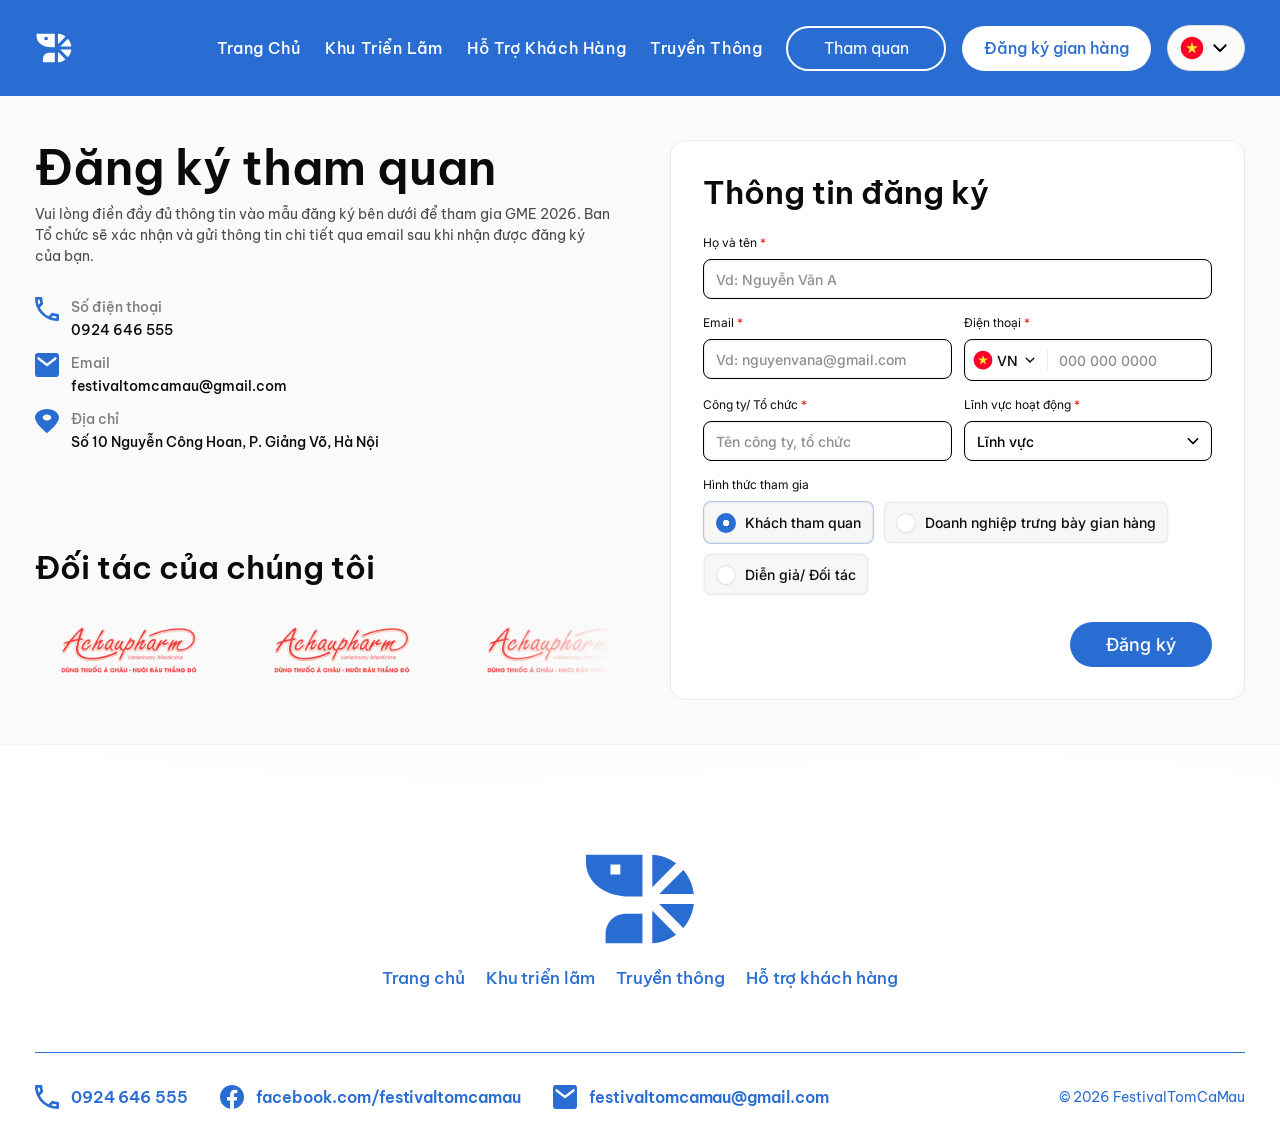
<file: visitor.html>
<!doctype html>
<html lang="vi">

<head>
  <meta charset="utf-8">
  <meta name="viewport" content="width=device-width,initial-scale=1">
  <title>Đăng ký tham quan — Tôm Fest Cà Mau</title>
  <meta name="description"
    content="Đăng ký tham quan triển lãm Tôm Fest Cà Mau 11.2026 — điền thông tin để Ban Tổ chức xác nhận qua email.">
  <link rel="preconnect" href="https://fonts.googleapis.com">
  <link rel="preconnect" href="https://fonts.gstatic.com" crossorigin>
  <link rel="stylesheet"
    href="https://fonts.googleapis.com/css2?family=Be+Vietnam+Pro:wght@400;500;600;700&family=Inter:wght@400;500;600;700&family=Mona+Sans:wght@600;700&display=swap">
  <link rel="stylesheet" href="css/tokens.css">
  <link rel="stylesheet" href="css/base.css">
  <link rel="stylesheet" href="css/forms.css">
  <link rel="stylesheet" href="css/visitor.css">
</head>

<body>
  <a class="visually-hidden" href="#main">Bỏ qua điều hướng</a>

  <header class="site-header site-header--solid" data-header>
    <a class="site-header__logo" href="index.html">
      <img src="assets/tomfest/shrimp-header.svg" alt="Tôm Fest Cà Mau" width="48" height="48">
    </a>

    <div class="site-header__right">
      <nav class="site-nav" aria-label="Điều hướng chính">
        <a href="index.html">trang chủ</a>
        <a href="booth.html">khu triển lãm</a>
        <a href="visitor.html" aria-current="page">Hỗ trợ khách hàng</a>
        <a href="media.html">truyền thông</a>
      </nav>

      <div class="site-header__actions">
        <a class="btn btn--light" href="visitor.html">Tham quan</a>
        <a class="btn btn--primary" href="booth.html">Đăng ký gian hàng</a>
        <button class="lang-switch" type="button" aria-label="Đổi ngôn ngữ">
          <img src="assets/tomfest/flag-vn.svg" alt="" width="24" height="24">
          <img src="assets/tomfest/chevron-down.svg" alt="" width="24" height="24">
        </button>
      </div>
    </div>

    <button class="nav-toggle" type="button" data-nav-toggle aria-controls="mobile-nav" aria-expanded="false"
      aria-label="Mở menu">
      <span></span><span></span><span></span>
    </button>
  </header>

  <div class="mobile-nav" id="mobile-nav" hidden>
    <a href="index.html">trang chủ</a>
    <a href="booth.html">khu triển lãm</a>
    <a href="visitor.html">Hỗ trợ khách hàng</a>
    <a href="media.html">truyền thông</a>
    <div class="mobile-nav__actions">
      <a class="btn btn--light" href="visitor.html">Tham quan</a>
      <a class="btn btn--primary" href="booth.html">Đăng ký gian hàng</a>
    </div>
  </div>

  <main class="visitor" id="main">
    <div class="container visitor__grid">

      <!-- ===== Cột trái ===== -->
      <section class="visitor__intro">
        <div class="visitor__head">
          <div class="visitor__lede">
            <h1 class="visitor__title">Đăng ký tham quan</h1>
            <p class="visitor__text">Vui lòng điền đầy đủ thông tin vào mẫu đăng ký bên dưới để tham gia GME 2026.
              Ban Tổ chức sẽ xác nhận và gửi thông tin chi tiết qua email sau khi nhận được đăng ký của bạn.</p>
          </div>

          <ul class="contact-list">
            <li>
              <img src="assets/tomfest/icon-phone.svg" alt="" width="24" height="24">
              <div>
                <span class="contact-list__label">Số điện thoại</span>
                <span class="contact-list__value"><a href="tel:+84924646555">0924 646 555</a></span>
              </div>
            </li>
            <li>
              <img src="assets/tomfest/icon-email.svg" alt="" width="24" height="24">
              <div>
                <span class="contact-list__label">Email</span>
                <span class="contact-list__value"><a
                    href="mailto:festivaltomcamau@gmail.com">festivaltomcamau@gmail.com</a></span>
              </div>
            </li>
            <li>
              <img src="assets/tomfest/icon-location.svg" alt="" width="24" height="24">
              <div>
                <span class="contact-list__label">Địa chỉ</span>
                <span class="contact-list__value">Số 10 Nguyễn Công Hoan, P. Giảng Võ, Hà Nội</span>
              </div>
            </li>
          </ul>
        </div>

        <div class="partners">
          <h2 class="partners__title">Đối tác của chúng tôi</h2>
          <div class="partners__rail">
            <ul class="partners__track">
              <li><img src="assets/tomfest/sponsor.png" alt="Đối tác" width="185" height="104" loading="lazy"></li>
              <li><img src="assets/tomfest/sponsor.png" alt="Đối tác" width="185" height="104" loading="lazy"></li>
              <li><img src="assets/tomfest/sponsor.png" alt="Đối tác" width="185" height="104" loading="lazy"></li>
              <li><img src="assets/tomfest/sponsor.png" alt="Đối tác" width="185" height="104" loading="lazy"></li>
              <li><img src="assets/tomfest/sponsor.png" alt="Đối tác" width="185" height="104" loading="lazy"></li>
              <li><img src="assets/tomfest/sponsor.png" alt="Đối tác" width="185" height="104" loading="lazy"></li>
            </ul>
            <ul class="partners__track" aria-hidden="true">
              <li><img src="assets/tomfest/sponsor.png" alt="" width="185" height="104" loading="lazy"></li>
              <li><img src="assets/tomfest/sponsor.png" alt="" width="185" height="104" loading="lazy"></li>
              <li><img src="assets/tomfest/sponsor.png" alt="" width="185" height="104" loading="lazy"></li>
              <li><img src="assets/tomfest/sponsor.png" alt="" width="185" height="104" loading="lazy"></li>
              <li><img src="assets/tomfest/sponsor.png" alt="" width="185" height="104" loading="lazy"></li>
              <li><img src="assets/tomfest/sponsor.png" alt="" width="185" height="104" loading="lazy"></li>
            </ul>
          </div>
        </div>
      </section>

      <!-- ===== Cột phải: form ===== -->
      <aside class="visitor__aside">
        <form class="visitor-form" id="visitorForm"
          action="https://docs.google.com/forms/d/e/1FAIpQLSftUC0jgZ-QATy7QXbVZmnZcQfgYKpvGLljwgfZ-N7NGGFpZw/formResponse"
          method="POST" target="hidden_iframe" novalidate>
          <div class="visitor-form__body">
            <h2 class="visitor-form__title">Thông tin đăng ký</h2>

            <div class="visitor-form__fields">
              <div class="field-group">
                <label class="field-label" for="vFullName">Họ và tên <span class="req">*</span></label>
                <input class="field" id="vFullName" name="entry.2092238618" required placeholder="Vd: Nguyễn Văn A">
                <span class="field-error" id="err-fullName"></span>
              </div>

              <div class="form-grid form-grid--2">
                <div class="field-group">
                  <label class="field-label" for="vEmail">Email <span class="req">*</span></label>
                  <input class="field" id="vEmail" name="entry.1556369182" type="email" required
                    placeholder="Vd: nguyenvana@gmail.com">
                  <span class="field-error" id="err-email"></span>
                </div>
                <div class="field-group">
                  <label class="field-label" for="vPhone">Điện thoại <span class="req">*</span></label>
                  <div class="field phone-field">
                    <span class="phone-field__country">
                      <img src="assets/tomfest/flag-vn.svg" alt="Việt Nam" width="20" height="20">
                      VN
                      <img src="assets/tomfest/chevron-down.svg" alt="" width="16" height="16">
                    </span>
                    <input id="vPhone" name="entry.1983964537" type="tel" required placeholder="000 000 0000">
                  </div>
                  <span class="field-error" id="err-phone"></span>
                </div>
              </div>

              <div class="form-grid form-grid--2">
                <div class="field-group">
                  <label class="field-label" for="vCompany">Công ty/ Tổ chức <span class="req">*</span></label>
                  <input class="field" id="vCompany" name="entry.479301265" required placeholder="Tên công ty, tổ chức">
                  <span class="field-error" id="err-company"></span>
                </div>
                <div class="field-group">
                  <label class="field-label" for="vIndustry">Lĩnh vực hoạt động <span class="req">*</span></label>
                  <select class="field" id="vIndustry" name="entry.2070606089" required>
                    <option value="" selected disabled hidden>Lĩnh vực</option>
                    <option value="Nuôi trồng thủy sản">Nuôi trồng thủy sản</option>
                    <option value="Chế biến & xuất khẩu">Chế biến &amp; xuất khẩu</option>
                    <option value="Thiết bị & công nghệ">Thiết bị &amp; công nghệ</option>
                    <option value="Thức ăn & chế phẩm sinh học">Thức ăn &amp; chế phẩm sinh học</option>
                    <option value="Logistics & chuỗi ứng">Logistics &amp; chuỗi cung ứng</option>
                    <option value="Khác">Khác</option>
                  </select>
                  <span class="field-error" id="err-industry"></span>
                </div>
              </div>

              <fieldset class="field-group">
                <legend class="field-label">Hình thức tham gia</legend>
                <div class="radio-set">
                  <label class="radio-row">
                    <input type="radio" name="entry.1259429111" value="Khách tham quan" checked>
                    Khách tham quan
                  </label>
                  <label class="radio-row">
                    <input type="radio" name="entry.1259429111" value="Doanh nghiệp trưng bày gian hàng">
                    Doanh nghiệp trưng bày gian hàng
                  </label>
                  <label class="radio-row">
                    <input type="radio" name="entry.1259429111" value="Diễn giả/ Đối tác">
                    Diễn giả/ Đối tác
                  </label>
                </div>
                <span class="field-error" id="err-participation"></span>
              </fieldset>
            </div>
          </div>

          <p class="visitor-form__status" id="visitorStatus" role="status" hidden></p>

          <button class="visitor-form__submit" type="submit" id="btnSubmit">Đăng ký</button>
        </form>

        <iframe name="hidden_iframe" id="hidden_iframe" style="display:none;"></iframe>
      </aside>
    </div>
  </main>

  <!-- ================= Footer ================= -->
  <footer class="site-footer">
    <img class="site-footer__wave" src="assets/tomfest/footer-wave.svg" alt="" aria-hidden="true">

    <div class="container site-footer__inner">
      <div class="site-footer__brand">
        <img class="site-footer__logo" src="assets/tomfest/shrimp-footer.svg" alt="Tôm Fest Cà Mau" width="177"
          height="177">
        <nav class="footer-nav" aria-label="Điều hướng chân trang">
          <a href="index.html">Trang chủ</a>
          <a href="booth.html">Khu triển lãm</a>
          <a href="media.html">Truyền thông</a>
          <a href="visitor.html">Hỗ trợ khách hàng</a>
        </nav>
      </div>

      <div class="site-footer__bottom">
        <hr class="hairline">
        <div class="footer-meta">
          <ul class="footer-contact">
            <li><img src="assets/tomfest/icon-phone.svg" alt="Điện thoại" width="24" height="24"><a
                href="tel:+84924646555">0924 646 555</a></li>
            <li><img src="assets/tomfest/icon-facebook.svg" alt="Facebook" width="24" height="24"><a
                href="https://facebook.com/festivaltomcamau" rel="noopener">facebook.com/festivaltomcamau</a></li>
            <li><img src="assets/tomfest/icon-email.svg" alt="Email" width="24" height="24"><a
                href="mailto:festivaltomcamau@gmail.com">festivaltomcamau@gmail.com</a></li>
          </ul>
          <p class="footer-copy">© 2026 FestivalTomCaMau</p>
        </div>
      </div>
    </div>
  </footer>

  <script src="assets/js/site.js" defer></script>
  <script src="assets/js/form-validate.js" defer></script>
  <script src="assets/js/visitor.js" defer></script>
</body>

</html>
</file>
<file: css/tokens.css>
/* ==========================================================================
   Tôm Fest Cà Mau — Design tokens (global)
   Nguồn: Figma "VNF (Copy)" — Home node 4903:251 (khung 1920px)
   Dùng cho mọi trang: <link rel="stylesheet" href="css/tokens.css"> nạp đầu tiên.
   Font khai báo ở <head>: Inter, Be Vietnam Pro, Mona Sans
   ========================================================================== */

:root {
  /* --- Color: brand ------------------------------------------------------- */
  --c-primary: #296dd2;          /* xanh chủ đạo: nút, link, icon, footer */
  --c-primary-hover: #1f5fbe;
  --c-primary-soft: rgb(41 109 210 / 8%);

  /* --- Color: text -------------------------------------------------------- */
  --c-ink: #0b0b0b;              /* tiêu đề, đoạn văn */
  --c-ink-strong: #040404;       /* nhãn số liệu */
  --c-ink-navy: #1b2451;         /* tiêu đề card lĩnh vực triển lãm, tiêu đề hội nghị */
  --c-ink-deep: #0b2326;         /* eyebrow trang truyền thông */
  --c-primary-deep: #194a91;     /* nút "Đăng ký tham gia" */
  --c-on-deep: #fff8ea;
  --c-text: rgb(0 0 0 / 86%);    /* số liệu lớn */
  --c-on-dark: #ffffff;
  --c-on-dark-muted: rgb(255 255 255 / 80%);

  /* --- Color: surface ------------------------------------------------------ */
  --c-bg: #fafafa;               /* nền trang + màu 2 dải sóng */
  --c-surface: #ffffff;          /* card tin tức, footer */
  --c-surface-alt: #fbfcfa;      /* nút đổi ngôn ngữ */
  --c-placeholder: #d9d9d9;
  --c-numeral: #d7d7d7;          /* số thứ tự 01–04 */

  /* --- Color: phân khu gian hàng (sơ đồ triển lãm) ------------------------- */
  --c-zone-v0: #10a000;          /* gian hàng tiêu chuẩn */
  --c-zone-v1: #9147ff;          /* khu ẩm thực */
  --c-zone-v2: #ffc800;          /* gian miễn phí */
  --c-zone-v0-soft: rgb(16 160 0 / 12%);
  --c-zone-v0-line: rgb(16 160 0 / 28%);
  --c-zone-v0-ink: #0b7000;

  /* --- Color: form (input, label, trạng thái) ------------------------------ */
  --c-label: #0d0d0d;
  --c-field-bg: rgb(5 5 5 / 3%);
  --c-field-text: #0d0d0d;
  --c-placeholder: rgb(0 0 0 / 27%);
  --c-danger: #d03e19;
  --c-required: #e11900;
  --c-chip-bg: #95c766;
  --c-chip-border: #5b9228;

  /* --- Color: border ------------------------------------------------------- */
  --c-border: #f1f1f1;
  --c-hairline: #296DD2;
  --c-border-pill: rgb(0 0 0 / 12%);
  --c-border-card: rgb(0 0 0 / 8%);
  --c-fill-subtle: rgb(5 5 5 / 3%);
  --c-border-light: rgb(0 0 0 / 10%);
  --c-border-on-dark: rgb(255 255 255 / 35%);
  --c-hero-overlay: rgb(52 98 125 / 58%);
  --c-info-bg: rgb(0 98 255 / 4%);            /* ô thông tin hội nghị */
  --c-info-border: rgb(0 98 255 / 34%);
  --c-chip-soft-bg: rgb(41 109 210 / 8%);     /* chip ngày/giờ/địa điểm */
  --c-chip-soft-border: rgb(41 109 210 / 18%);
  --c-glass: rgb(255 255 255 / 50%);        /* thẻ logo đơn vị trên hero */
  --c-glass-soft: rgb(255 255 255 / 18%);   /* chip địa điểm trên hero */

  /* --- Typography: family --------------------------------------------------- */
  --font-display: "Inter", "Segoe UI", system-ui, sans-serif;   /* tiêu đề */
  --font-body: "Be Vietnam Pro", "Segoe UI", system-ui, sans-serif;
  --font-num: "Mona Sans", "Inter", system-ui, sans-serif;      /* số liệu, ngày */

  /* --- Typography: weight ---------------------------------------------------- */
  --fw-regular: 400;
  --fw-medium: 500;
  --fw-semibold: 600;
  --fw-bold: 700;

  /* --- Typography: fluid scale --------------------------------------------------*/
  --fs-hero: clamp(1.875rem, 1.359rem + 2.1vw, 3.25rem);          /* 30 → 52 → 64  */
  --fs-hero-kicker: clamp(1.125rem, 0.937rem + 0.76vw, 1.625rem); /* 18 → 26 → 32  */
  --fs-h2: clamp(1.75rem, 1.469rem + 1.15vw, 2.5rem);             /* 28 → 40 → 48  */
  --fs-h3: clamp(1.5rem, 1.312rem + 0.76vw, 2rem);                /* 24 → 32 → 40  */
  --fs-h4: clamp(1.125rem, 1.055rem + 0.29vw, 1.3125rem);         /* 18 → 21 → 24  */
  --fs-stat: clamp(2.5rem, 1.186rem + 5.35vw, 6rem);              /* 40 → 96 → 120 */
  --fs-lead: clamp(1rem, 0.906rem + 0.38vw, 1.25rem);             /* 16 → 20 → 24  */
  --fs-zone: clamp(1.25rem, 1.0625rem + 0.76vw, 1.75rem);         /* 20 → 28 → 32  */
  --fs-nav: clamp(1rem, 0.977rem + 0.1vw, 1.0625rem);             /* 16 → 17 → 18  */
  --fs-body: 1rem;                                            /* 16 */
  --fs-sm: 0.875rem;                                          /* 14 */
  --fs-label: 0.75rem;                                        /* 12 */
  --fs-caption: 0.625rem;                                     /* 10 */
  --fs-date: 0.875rem;

  /* --- Typography: line-height & tracking ------------------------------------ */
  --lh-tight: 1.2;
  --lh-normal: normal;
  --lh-body: 1.5;
  --lh-relaxed: 1.6;
  --ls-nav: 0.6px;
  --ls-stat: 0.52px;
  --ls-contact: -0.0396px;
  --ls-org: -0.18px;

  /* --- Spacing --------------------------------------------------------------- */
  --space-3xs: 4px;
  --space-2xs: 6px;
  --space-xs: 9px;
  --space-sm: 12px;
  --space-md: 16px;
  --space-lg: 24px;
  --space-xl: 32px;
  --space-2xl: 44px;
  --space-3xl: 54px;
  --space-4xl: 60px;
  --space-5xl: 72px;

  /* Khoảng cách giữa các section: 56px (mobile) → 120px (desktop) */
  --space-section: clamp(2rem, 2.53rem + 2vw, 5rem);

  /* --- Layout ---------------------------------------------------------------- */
  --content-max: 1824px;
  --gutter: clamp(1rem, 0.485rem + 2.1vw, 3rem);   /* 16 → 48 */
  --header-h: 64px;
  --field-h: 40px;
  --wave-h: clamp(48px, 9.5vw, 183px);
  --footer-wave-h: clamp(28px, 4.9vw, 94px);

  /* --- Radius ----------------------------------------------------------------- */
  --radius-xs: 6px;
  --radius-sm: 8px;
  --radius-input: 8px;
  --radius-input-lg: 12px;
  --radius-card: 16px;
  --radius-md: 24px;
  --radius-lg: 32px;
  --radius-pill: 999px;

  /* --- Elevation --------------------------------------------------------------- */
  --shadow-card: 0 4px 20px rgb(0 0 0 / 5%);
  --shadow-float: 0 0 6px rgb(0 0 0 / 10%);
  --shadow-field: inset 0 0 1px 0 rgb(0 0 0 / 8%), inset 0 0 3px 0 rgb(0 0 0 / 12%);
  --shadow-field-focus: inset 0 0 1px 0 rgb(25 74 145 / 8%), inset 0 0 3px 0 rgb(25 74 145 / 12%);
  --shadow-header: 0 6px 24px rgb(11 11 11 / 8%);

  /* --- Motion ------------------------------------------------------------------ */
  --dur-fast: 0.15s;
  --dur: 0.25s;
  --ease: cubic-bezier(0.4, 0, 0.2, 1);
}

@media (min-width: 1024px) {
  :root { --header-h: 96px; }
}

/* Đoạn 2 của thang chữ: từ 1440px trở lên mới tiến dần về cỡ gốc trong Figma (1920px) */
@media (min-width: 1440px) {
  :root {
    --fs-hero: clamp(3.25rem, 1rem + 2.5vw, 4rem);              /* 52 → 64  */
    --fs-hero-kicker: clamp(1.625rem, 0.5rem + 1.25vw, 2rem);   /* 26 → 32  */
    --fs-h2: clamp(2.5rem, 1rem + 1.67vw, 3rem);                /* 40 → 48  */
    --fs-h3: clamp(2rem, 0.5rem + 1.67vw, 2.5rem);              /* 32 → 40  */
    --fs-h4: clamp(1.3125rem, 0.75rem + 0.63vw, 1.5rem);        /* 21 → 24  */
    --fs-stat: clamp(6rem, 1.5rem + 5vw, 7.5rem);               /* 96 → 120 */
    --fs-lead: clamp(1.25rem, 0.5rem + 0.7vw, 1.5rem);         /* 20 → 24  */
    --fs-zone: clamp(1.75rem, 1rem + 0.83vw, 2rem);             /* 28 → 32  */
    --fs-nav: clamp(1.0625rem, 0.875rem + 0.21vw, 1.125rem);    /* 17 → 18  */
  }
}
</file>
<file: css/base.css>
/* ==========================================================================
   Tôm Fest Cà Mau — Base + component dùng lại toàn site
   Yêu cầu: nạp css/tokens.css TRƯỚC file này.
   ========================================================================== */

/* --- Reset ----------------------------------------------------------------- */
*,
*::before,
*::after {
  box-sizing: border-box;
}

html {
  -webkit-text-size-adjust: 100%;
  scroll-behavior: smooth;
  scroll-padding-top: calc(var(--header-h) + 8px);
}

@media (prefers-reduced-motion: reduce) {
  html {
    scroll-behavior: auto;
  }
}

body {
  margin: 0;
  background: var(--c-bg);
  color: var(--c-ink);
  font-family: var(--font-body);
  font-size: var(--fs-body);
  line-height: var(--lh-body);
  -webkit-font-smoothing: antialiased;
  overflow-x: hidden;
}

body.has-nav-open {
  overflow: hidden;
}

h1, h2, h3, h4, p, figure, dl, dd {
  margin: 0;
}

fieldset {
  margin: 0;
  padding: 0;
  border: 0;
  min-width: 0;
}

legend {
  padding: 0;
}

ul, ol {
  margin: 0;
  padding: 0;
  list-style: none;
}

img, svg, video {
  display: block;
  max-width: 100%;
}

a {
  color: inherit;
  text-decoration: none;
}

button {
  font: inherit;
  color: inherit;
  background: none;
  border: 0;
  cursor: pointer;
}

:focus-visible {
  outline: 2px solid var(--c-primary);
  outline-offset: 3px;
}

.visually-hidden {
  position: absolute;
  width: 1px;
  height: 1px;
  margin: -1px;
  padding: 0;
  overflow: hidden;
  clip-path: inset(50%);
  white-space: nowrap;
}

/* --- Layout ------------------------------------------------------------------ */
.container {
  width: 100%;
  max-width: calc(var(--content-max) + var(--gutter) * 2);
  margin-inline: auto;
  padding-inline: var(--gutter);
}

.section {
  padding-block: calc(var(--space-section) / 2);
}

/* --- Section heading ---------------------------------------------------------- */
.section-head {
  display: flex;
  flex-direction: column;
  gap: var(--space-md);
}

.section-head__title {
  font-family: var(--font-display);
  font-weight: var(--fw-semibold);
  font-size: var(--fs-h2);
  line-height: var(--lh-normal);
  text-transform: capitalize;
  color: var(--c-ink);
}

.section-head__title--bold {
  font-weight: var(--fw-bold);
}

/* Tiêu đề section dùng font body (Be Vietnam Pro) — Về chúng tôi, Các sự kiện chính */
.section-head__title--body {
  font-family: var(--font-body);
}

.section-head__lead {
  font-size: var(--fs-lead);
  line-height: var(--lh-relaxed);
  color: var(--c-ink);
  max-width: 982px;
}

/* --- Button -------------------------------------------------------------------- */
.btn {
  display: inline-flex;
  align-items: center;
  justify-content: center;
  gap: var(--space-xs);
  min-height: 45px;
  padding: 10px 20px;
  border: 2px solid transparent;
  border-radius: var(--radius-pill);
  font-size: var(--fs-body);
  line-height: var(--lh-normal);
  white-space: nowrap;
  transition: background-color var(--dur) var(--ease), color var(--dur) var(--ease),
  border-color var(--dur) var(--ease), transform var(--dur-fast) var(--ease);
}

.btn:hover {
  transform: translateY(-1px);
}

.btn:active {
  transform: translateY(0);
}

.btn--light {
  min-width: 160px;
  padding: 10px;
  background: var(--c-surface);
  border-color: var(--c-border-light);
  color: #000;
}

.btn--light:hover {
  background: #f0f4fb;
}

.btn--primary {
  background: var(--c-primary);
  border-color: var(--c-border-on-dark);
  color: var(--c-on-dark);
  font-weight: var(--fw-medium);
}

.btn--primary:hover {
  background: var(--c-primary-hover);
}

/* Nút "Xem tất cả": chữ trái, icon tròn phải */
.btn--pill-icon {
  padding: 6px 6px 6px 24px;
  background: var(--c-primary);
  border-color: transparent;
  color: var(--c-on-dark);
}

.btn--pill-icon:hover {
  background: var(--c-primary-hover);
}

.btn--pill-icon img {
  width: 40px;
  height: 40px;
}

/* Nút "Xem chi tiết" trong card tin tức: pill nhỏ, mũi tên chéo lên */
.btn--detail {
  gap: var(--space-3xs);
  min-height: 40px;
  padding: 6px 6px 6px 12px;
  background: var(--c-primary);
  border-color: transparent;
  font-family: var(--font-num);
  font-weight: var(--fw-medium);
  font-size: var(--fs-label);
  color: var(--c-on-dark);
  font-variation-settings: "wdth" 100;
}
.btn--detail:hover { background: var(--c-primary-hover); }

/* Nút khối xanh đậm, bo nhẹ — dùng ở card hội nghị (media.html) */
.btn--deep {
  min-height: 44px;
  padding: 4px 16px;
  border-radius: var(--radius-sm);
  border-color: var(--c-border-card);
  background: var(--c-primary-deep);
  font-family: var(--font-display);
  font-weight: var(--fw-semibold);
  line-height: 1.48;
  letter-spacing: var(--ls-org);
  color: var(--c-on-deep);
}
.btn--deep:hover { background: #143b74; }
.btn--detail img {
  width: 13px;
  height: 14px;
  transform: rotate(45deg);
}

/* --- Icon tròn mũi tên ----------------------------------------------------------- */
.arrow-icon {
  width: 40px;
  height: 40px;
  flex: none;
  transition: transform var(--dur) var(--ease);
}

a:hover .arrow-icon {
  transform: translate(2px, -2px);
}

/* --- Hairline --------------------------------------------------------------------- */
.hairline {
  height: 1px;
  width: 100%;
  background: var(--c-hairline);
  border: 0;
}

/* ==========================================================================
   Header
   ========================================================================== */
.site-header {
  position: fixed;
  inset: 0 0 auto;
  z-index: 50;
  display: flex;
  align-items: center;
  justify-content: space-between;
  gap: var(--space-lg);
  width: 100%;
  min-height: var(--header-h);
  padding: 12px var(--gutter);
  color: var(--c-on-dark);
  transition: background-color var(--dur) var(--ease), box-shadow var(--dur) var(--ease);
}

.site-header.is-scrolled,
body.has-nav-open .site-header {
  background: var(--c-primary);
  box-shadow: var(--shadow-header);
}

.site-header__logo img {
  width: clamp(36px, 3vw, 48px);
  height: auto;
}

.site-header__right {
  display: flex;
  align-items: center;
  gap: var(--space-lg);
}

.site-nav {
  display: flex;
  align-items: center;
  gap: var(--space-lg);
}

.site-nav a {
  font-weight: var(--fw-medium);
  font-size: var(--fs-body);
  line-height: 24px;
  letter-spacing: var(--ls-nav);
  text-transform: capitalize;
  transition: opacity var(--dur) var(--ease);
}

.site-nav a:hover {
  opacity: 0.75;
}

.site-header__actions {
  display: flex;
  align-items: center;
  gap: var(--space-md);
}

.lang-switch {
  display: inline-flex;
  align-items: center;
  gap: var(--space-3xs);
  padding: 10px 12px;
  border: 1px solid var(--c-border-pill);
  border-radius: 37px;
  background: var(--c-surface-alt);
}

.lang-switch img {
  width: 24px;
  height: 24px;
}

.nav-toggle {
  display: inline-flex;
  flex-direction: column;
  justify-content: center;
  gap: 5px;
  width: 40px;
  height: 40px;
  padding: 8px;
}

.nav-toggle span {
  display: block;
  height: 2px;
  border-radius: 2px;
  background: currentcolor;
  transition: transform var(--dur) var(--ease), opacity var(--dur) var(--ease);
}

.nav-toggle[aria-expanded="true"] span:nth-child(1) {
  transform: translateY(7px) rotate(45deg);
}

.nav-toggle[aria-expanded="true"] span:nth-child(2) {
  opacity: 0;
}

.nav-toggle[aria-expanded="true"] span:nth-child(3) {
  transform: translateY(-7px) rotate(-45deg);
}

@media (max-width: 1023px) {
  .site-header__right {
    display: none;
  }
}

@media (min-width: 1024px) {
  .site-header {
    padding: 24px var(--gutter);
  }

  .nav-toggle {
    display: none;
  }
}

/* --- Header đặc (trang trong: booth / visitor / payment) --------------------- */
.site-header--solid {
  position: sticky;
  background: var(--c-primary);
}

/* Trên nền xanh: "Tham quan" viền trắng, "Đăng ký gian hàng" nền trắng chữ xanh */
.site-header--solid .btn--light,
.site-header.is-scrolled .btn--light {
  background: transparent;
  border-color: var(--c-on-dark);
  color: var(--c-on-dark);
}

.site-header--solid .btn--light:hover,
.site-header.is-scrolled .btn--light:hover {
  background: rgb(255 255 255 / 14%);
}

.site-header--solid .btn--primary,
.site-header.is-scrolled .btn--primary {
  background: var(--c-surface);
  border-color: transparent;
  color: var(--c-primary);
}

.site-header--solid .btn--primary:hover,
.site-header.is-scrolled .btn--primary:hover {
  background: #eaf1fc;
}

/* Drawer trên trang trong đã có header đặc thì không cần đổi màu thêm */
.site-header--solid + .mobile-nav {
  box-shadow: var(--shadow-header);
}

/* --- Drawer mobile ------------------------------------------------------------- */
.mobile-nav {
  position: fixed;
  inset: var(--header-h) 0 auto;
  z-index: 45;
  display: flex;
  flex-direction: column;
  gap: var(--space-md);
  padding: var(--space-lg) var(--gutter) var(--space-xl);
  background: var(--c-surface);
  box-shadow: var(--shadow-header);
}

.mobile-nav[hidden] {
  display: none;
}

/* Chỉ nhắm link điều hướng — nếu không sẽ đè font-size/color của .btn trong drawer */
.mobile-nav a:not(.btn) {
  font-weight: var(--fw-medium);
  font-size: 1.125rem;
  text-transform: capitalize;
  color: var(--c-primary);
}

.mobile-nav__actions {
  display: flex;
  flex-direction: column;
  gap: var(--space-sm);
  padding-top: var(--space-md);
  border-top: 1px solid var(--c-border);
}

.mobile-nav .btn {
  width: 100%;
}

/* ==========================================================================
   Footer
   ========================================================================== */
.site-footer {
  position: relative;
  overflow: hidden; /* giữ dải sóng không làm tràn ngang trang */
  background: var(--c-surface);
  border-top: 1px solid var(--c-border);
  padding-block: calc(var(--footer-wave-h) + var(--space-xl)) var(--space-xl);
  color: var(--c-primary);
}

/* Dải sóng màu nền trang phủ lên mép trên footer */
.site-footer__wave {
  position: absolute;
  inset: 0 auto auto 50%;
  transform: translate(-50%, -38%);
  width: 105vw;
  min-width: 1200px;
  height: auto;
  pointer-events: none;
}

.site-footer__inner {
  display: flex;
  flex-direction: column;
  gap: var(--space-3xl);
  align-items: center;
}

.site-footer__brand {
  display: flex;
  flex-direction: column;
  align-items: center;
  gap: 7px;
}

.site-footer__logo {
  width: clamp(104px, 9.2vw, 177px);
  height: auto;
}

.footer-nav {
  display: flex;
  flex-wrap: wrap;
  justify-content: center;
  gap: var(--space-md) 21px;
  font-weight: var(--fw-medium);
  font-size: var(--fs-nav);
  letter-spacing: var(--ls-contact);
}

.footer-nav a {
  transition: opacity var(--dur) var(--ease);
}

.footer-nav a:hover {
  opacity: 0.7;
}

.site-footer__bottom {
  display: flex;
  flex-direction: column;
  gap: var(--space-lg);
  width: 100%;
}

.footer-meta {
  display: flex;
  flex-direction: column;
  align-items: center;
  gap: var(--space-md);
}

.footer-contact {
  display: flex;
  flex-wrap: wrap;
  justify-content: center;
  gap: var(--space-md) var(--space-xl);
}

.footer-contact li {
  display: flex;
  align-items: center;
  gap: var(--space-sm);
  font-weight: var(--fw-semibold);
  letter-spacing: var(--ls-contact);
}

.footer-contact img {
  width: 24px;
  height: 24px;
  flex: none;
}

.footer-copy {
  font-size: var(--fs-sm);
  letter-spacing: -0.05px;
  line-height: 20px;
}

/* Màn hẹp: rút gọn nút để 2 nút nằm cùng hàng như design */
@media (max-width: 479px) {
  .btn--light {
    min-width: 0;
    padding-inline: 20px;
  }
}

@media (min-width: 1024px) {
  .footer-meta {
    flex-direction: row;
    align-items: center;
    justify-content: space-between;
  }

  .footer-contact {
    justify-content: flex-start;
  }
}
</file>
<file: css/index.css>
/* ==========================================================================
   Tôm Fest Cà Mau — Trang chủ (index.html)
   Yêu cầu: css/tokens.css → css/base.css → file này.
   ========================================================================== */

/* ==========================================================================
   Hero
   ========================================================================== */
.hero {
  position: relative;
  isolation: isolate;
  display: flex;
  align-items: center;
  justify-content: center;
  min-height: min(100svh, 1080px);
  padding: calc(var(--header-h) + var(--space-xl)) var(--gutter)
           calc(var(--wave-h) + var(--space-xl));
  overflow: hidden;
  text-align: center;
  color: var(--c-on-dark);
}

.hero__bg {
  position: absolute;
  inset: 0;
  z-index: -2;
  width: 100%;
  height: 100%;
  object-fit: cover;
}

.hero::before {
  content: "";
  position: absolute;
  inset: 0;
  z-index: -1;
  background: var(--c-hero-overlay);
}

.hero__content {
  display: flex;
  flex-direction: column;
  align-items: center;
  gap: var(--space-xl);
  max-width: 100%;
}

.hero__mark {
  width: clamp(56px, 4.2vw, 80px);
  height: auto;
}

.hero__heading {
  display: flex;
  flex-direction: column;
  align-items: center;
}

.hero__kicker {
  font-weight: var(--fw-medium);
  font-size: var(--fs-hero-kicker);
  line-height: var(--lh-normal);
}

.hero__title {
  font-family: var(--font-display);
  font-weight: var(--fw-bold);
  font-size: var(--fs-hero);
  line-height: var(--lh-normal);
}

/* --- Hàng logo đơn vị bảo trợ / chỉ đạo / chủ trì / tổ chức --------------- */
.hero__orgs {
  display: flex;
  flex-wrap: wrap;
  justify-content: center;
  gap: var(--space-lg) clamp(20px, 2.65vw, 51px);
  max-width: 100%;
  list-style: none;
}

.hero-org {
  display: flex;
  flex-direction: column;
  align-items: center;
  gap: var(--space-2xs);
  width: clamp(140px, 8.3vw, 159px);
}

.hero-org__role,
.hero-org__name {
  font-family: var(--font-display);
  font-weight: var(--fw-semibold);
  font-size: var(--fs-sm);
  line-height: 1.48;
  letter-spacing: var(--ls-org);
}

.hero-org__name { margin-top: auto; }

.hero-org__badge {
  display: flex;
  align-items: center;
  justify-content: center;
  width: clamp(96px, 5.94vw, 114px);
  height: clamp(90px, 5.52vw, 106px);
  padding: var(--space-2xs) var(--space-3xs);
  background: var(--c-glass);
  border-radius: var(--radius-card);
}

.hero-org__badge img {
  width: auto;
  max-width: 100%;
  height: 85%;
  object-fit: contain;
}

.hero-org__logo--round {
  border-radius: var(--radius-pill);
  object-fit: cover;
  aspect-ratio: 1;
}

.hero__actions {
  display: flex;
  flex-wrap: wrap;
  justify-content: center;
  gap: var(--space-md);
}

.hero__actions .btn { font-size: var(--fs-nav); }

/* --- Chip địa điểm tổ chức ----------------------------------------------- */
.hero__venue {
  display: inline-flex;
  align-items: center;
  gap: var(--space-3xs);
  max-width: 100%;
  padding: var(--space-2xs) var(--space-sm);
  background: var(--c-glass-soft);
  border-radius: var(--radius-xs);
  font-weight: var(--fw-medium);
  font-size: var(--fs-sm);
  line-height: var(--lh-body);
  letter-spacing: var(--ls-contact);
}

.hero__venue img {
  flex-shrink: 0;
  width: 20px;
  height: 20px;
}

/* Dải sóng màu nền trang, khoá dưới đáy hero */
.hero__wave {
  position: absolute;
  inset: auto 0 -1px;
  z-index: 1;
  width: 100%;
  min-width: 1200px;
  left: 50%;
  transform: translateX(-50%);
  height: auto;
  pointer-events: none;
  max-height: calc(var(--wave-h) + var(--space-xl));
}

/* ==========================================================================
   Về chúng tôi
   ========================================================================== */
.about__grid {
  display: flex;
  flex-direction: column;
  gap: var(--space-xl);
}

.about__intro {
  display: flex;
  flex-direction: column;
  gap: var(--space-md);
  max-width: 861px;
}

.about__text {
  font-size: var(--fs-lead);
  line-height: var(--lh-relaxed);
  text-align: justify;
  color: var(--c-ink);
}

.about__text strong { font-weight: var(--fw-semibold); }

.stats {
  display: grid;
  grid-template-columns: max-content;
  gap: var(--space-lg) var(--space-xl);
}

/* 2 cột dạng max-content như design: cột trái hẹp, cột phải rộng theo số */
@media (min-width: 460px) {
  .stats { grid-template-columns: repeat(2, max-content); }
}

.stat__value {
  font-family: var(--font-num);
  font-weight: var(--fw-bold);
  font-size: var(--fs-stat);
  line-height: var(--lh-tight);
  letter-spacing: var(--ls-stat);
  color: var(--c-text);
  white-space: nowrap;
  font-variation-settings: "wdth" 100;
}

.stat__label {
  margin-top: var(--space-3xs);
  font-weight: var(--fw-medium);
  font-size: var(--fs-sm);
  line-height: var(--lh-tight);
  letter-spacing: var(--ls-stat);
  color: var(--c-ink-strong);
}

@media (min-width: 1024px) {
  .about__grid {
    flex-direction: row;
    align-items: flex-start;
    justify-content: space-between;
    gap: clamp(48px, 8.33vw, 160px);
  }

  .about__intro { flex: 1 1 0; max-width: 861px; }
  .stats { flex: 0 0 auto; gap: var(--space-5xl) clamp(48px, 5.1vw, 98px); }
}

/* ==========================================================================
   Nhà tài trợ
   ========================================================================== */
.sponsors {
  position: relative;
  padding-block: 28px;
  overflow: hidden;
}

.sponsors__rail { display: flex; }

.sponsors__track {
  display: flex;
  align-items: center;
  flex: none;
  gap: 28px;
  padding-right: 28px;
  animation: sponsors-scroll 45s linear infinite;
}

.sponsors__track img {
  width: 185px;
  height: 104px;
  padding-inline: var(--space-md);
  object-fit: contain;
}

/* Mờ dần 2 mép như design */
.sponsors::before,
.sponsors::after {
  content: "";
  position: absolute;
  inset-block: 0;
  width: clamp(48px, 12vw, 260px);
  z-index: 2;
  pointer-events: none;
}

.sponsors::before { left: 0; background: linear-gradient(90deg, var(--c-bg), transparent); }
.sponsors::after { right: 0; background: linear-gradient(270deg, var(--c-bg), transparent); }

@keyframes sponsors-scroll {
  from { transform: translateX(0); }
  to { transform: translateX(-100%); }
}

@media (prefers-reduced-motion: reduce) {
  .sponsors__track { animation: none; }
  .sponsors__rail { overflow-x: auto; }
}

/* ==========================================================================
   Các sự kiện chính
   ========================================================================== */
.events__body {
  display: flex;
  flex-direction: column;
  gap: var(--space-2xl);
}

/* Cột trái: tiêu đề + đoạn dẫn + poster */
.events__intro {
  display: flex;
  flex-direction: column;
  gap: var(--space-2xl);
}

.events__photo {
  width: 100%;
  aspect-ratio: 835 / 464;
  border-radius: var(--radius-md);
  object-fit: cover;
  background: var(--c-placeholder);
}

.events__list {
  display: flex;
  flex-direction: column;
  gap: var(--space-lg);
}

.event {
  display: flex;
  align-items: flex-start;
  gap: var(--space-md);
}

.event + .event { border-top: 1px solid var(--c-hairline); padding-top: var(--space-lg); }

.event__num {
  width: clamp(72px, 7.3vw, 140px);
  height: auto;
  flex: none;
}

.event__text {
  display: flex;
  flex-direction: column;
  gap: var(--space-sm);
  min-width: 0;
}

.event__title {
  font-family: var(--font-display);
  font-weight: var(--fw-semibold);
  font-size: var(--fs-h3);
  line-height: var(--lh-normal);
  text-transform: capitalize;
  color: var(--c-ink);
}

.event__desc {
  font-size: var(--fs-body);
  line-height: var(--lh-relaxed);
  color: var(--c-ink);
}

@media (min-width: 1024px) {
  .events__body {
    flex-direction: row;
    align-items: flex-start;
    justify-content: center;
    gap: var(--space-5xl);
  }

  .events__intro { flex: 1 1 835px; min-width: 0; }
  .events__list { flex: 0 1 920px; }
  .event { gap: var(--space-lg); }
}

/* ==========================================================================
   06 lĩnh vực triển lãm chuyên đề (carousel Swiper qua <vnf-carousel>)
   ========================================================================== */
.zones__inner {
  display: flex;
  flex-direction: column;
  gap: var(--space-xl);
}

.zones__head {
  display: flex;
  align-items: center;
  justify-content: space-between;
  gap: var(--space-md);
}

/* SVG nút đã chứa sẵn 10px vùng đổ bóng mỗi bên → margin âm để mép nút thẳng lề */
.zones__nav {
  display: flex;
  align-items: center;
  margin: -10px;
  margin-left: auto;   /* khi tiêu đề xuống dòng (mobile) nút vẫn nằm sát phải */
}

.carousel-nav {
  display: grid;
  place-items: center;
  width: 44px;
  height: 44px;
  padding: 0;
  border: 0;
  background: none;
  cursor: pointer;
  transition: opacity var(--dur) var(--ease), transform var(--dur-fast) var(--ease);
}

.carousel-nav img { width: 100%; height: 100%; }
.carousel-nav:hover { transform: translateY(-1px); }
.carousel-nav.is-disabled { opacity: 0.35; pointer-events: none; }

/* Chừa chỗ cho đổ bóng card khỏi bị Swiper cắt mất */
.zones__carousel .swiper {
  margin: -8px;
  padding: 8px;
}

.zones__carousel .swiper-slide {
  width: min(500px, 82vw);
  height: auto;
}

.zone-card {
  display: flex;
  flex-direction: column;
  gap: var(--space-lg);
  height: 100%;
  padding: 26px var(--space-md) var(--space-md);
  border-radius: var(--radius-lg);
  background: var(--c-surface);
  box-shadow: var(--shadow-card);
}

.zone-card__title {
  font-weight: var(--fw-bold);
  font-size: var(--fs-zone);
  line-height: var(--lh-tight);
  text-transform: uppercase;
  color: var(--c-ink-navy);
}

.zone-card__photo {
  width: 100%;
  margin-top: auto;
  aspect-ratio: 468 / 278;
  border-radius: var(--radius-md);
  object-fit: cover;
  background: var(--c-placeholder);
}

/* Không có JS/Swiper: vẫn xem được dạng danh sách cuộn ngang */
vnf-carousel:not([data-ready]) .swiper-wrapper {
  display: flex;
  gap: var(--space-sm);
  overflow-x: auto;
}

/* ==========================================================================
   Tin tức và sự kiện
   ========================================================================== */
.news__inner {
  display: flex;
  flex-direction: column;
  gap: var(--space-xl);
  align-items: center;
}

.news__inner > .section-head { align-self: stretch; }

.news__grid {
  display: flex;
  flex-direction: column;
  gap: var(--space-xl);
  width: 100%;
}

.news__side {
  display: flex;
  flex-direction: column;
  gap: var(--space-lg);
}

.news-card {
  display: flex;
  flex-direction: column;
  gap: 18px;
  padding: 12px 12px var(--space-lg);
  border-radius: var(--radius-lg);
  background: var(--c-surface);
  box-shadow: var(--shadow-card);
  transition: box-shadow var(--dur) var(--ease), transform var(--dur) var(--ease);
}

.news-card:hover {
  transform: translateY(-2px);
  box-shadow: 0 10px 32px rgb(11 11 11 / 10%);
}

.news-card__photo {
  width: 100%;
  aspect-ratio: 16 / 10;
  border-radius: var(--radius-md);
  object-fit: cover;
  background: var(--c-placeholder);
}

.news-card__body {
  display: flex;
  flex-direction: column;
  gap: var(--space-sm);
  min-width: 0;
}

/* "Nguồn báo : TÊN BÁO" — tên báo viết hoa toàn bộ */
.news-card__source {
  display: flex;
  flex-wrap: wrap;
  align-items: center;
  gap: var(--space-3xs);
  font-family: var(--font-num);
  font-weight: var(--fw-semibold);
  font-size: var(--fs-sm);
  color: var(--c-primary);
  font-variation-settings: "wdth" 100;
}

.news-card__source span { text-transform: uppercase; }

.news-card__main {
  display: flex;
  flex-direction: column;
  align-items: flex-start;
  justify-content: space-between;
  gap: var(--space-md);
}

.news-card__text {
  display: flex;
  flex-direction: column;
  gap: var(--space-2xs);
  min-width: 0;
}

.news-card__title {
  font-weight: var(--fw-semibold);
  font-size: var(--fs-h4);
  line-height: var(--lh-normal);
  color: #000;
}

.news-card__desc {
  font-size: var(--fs-sm);
  line-height: var(--lh-normal);
  color: #000;
}

/* Card lớn: mô tả cắt còn 2 dòng như design */
.news-card__desc--clamp {
  display: -webkit-box;
  -webkit-box-orient: vertical;
  -webkit-line-clamp: 2;
  overflow: hidden;
}

/* Card ngang (cột phải) */
.news-card--row { padding: 12px; }

@media (min-width: 700px) {
  .news-card--row { flex-direction: row; }

  .news-card--row .news-card__photo {
    width: 40%;
    max-width: 349px;
    aspect-ratio: auto;
    align-self: stretch;
  }

  .news-card--row .news-card__body { flex: 1 1 0; padding-block: var(--space-sm); }
}

@media (min-width: 1024px) {
  .news__grid { flex-direction: row; align-items: stretch; height: 648px; }

  /* Tỉ lệ 811 : 960 như design (1824px) */
  .news__feature { flex: 1 1 0; min-width: 0; }
  .news__feature .news-card__photo { flex: 1 1 auto; aspect-ratio: auto; min-height: 0; }
  .news__feature .news-card__body { flex: none; }
  .news__side { flex: 0 1 960px; min-width: 0; }
  .news__side .news-card { flex: 1 1 0; min-height: 0; }
  .news__side .news-card__body { justify-content: center; }
  .news__side .news-card__main { flex: 1 1 auto; }
}
</file>
<file: css/booth.css>
/* ==========================================================================
   Tôm Fest Cà Mau — Khu triển lãm / chọn gian hàng (booth.html)
   Nguồn: Figma node 5162:338 (1920x2529)
   Yêu cầu: css/tokens.css → css/base.css → file này.
   ========================================================================== */

.booth {
  display: flex;
  flex-direction: column;
  gap: var(--space-2xl);
  padding-bottom: var(--space-2xl);
}

/* Tiêu đề panel: "Sơ đồ sự kiện" / "Chi tiết gian hàng" */
.panel-title {
  font-family: var(--font-display);
  font-weight: var(--fw-semibold);
  font-size: clamp(1.5rem, 1.32rem + 0.73vw, 2rem);   /* 24 → 32 */
  line-height: var(--lh-normal);
  text-transform: uppercase;
  color: #000;
}

/* ==========================================================================
   Phần 1 — Sơ đồ tổng thể + bảng giá
   ========================================================================== */
.booth-overview {
  display: grid;
  grid-template-columns: minmax(0, 1fr);
  background: var(--c-surface);
}

.booth-overview__map {
  min-width: 0;
  overflow-x: auto;      /* màn hẹp: sơ đồ vẫn đọc được, vuốt ngang để xem hết */
}

.booth-overview__map img {
  width: 100%;
  min-width: 640px;
  height: auto;
}

.booth-overview__panel {
  display: flex;
  flex-direction: column;
  gap: var(--space-md);
  padding: var(--space-xl) var(--gutter);
}

@media (min-width: 1024px) {
  .booth-overview { grid-template-columns: minmax(0, 1fr) 560px; }
  .booth-overview__map { overflow: hidden; }
  .booth-overview__map img { min-width: 0; }
  .booth-overview__panel { padding: var(--space-xl) 48px var(--space-xl) var(--space-sm); }
}

/* --- Thẻ bảng giá ----------------------------------------------------------- */
.price-card {
  display: flex;
  flex-direction: column;
  gap: var(--space-sm);
  padding: var(--space-sm);
  border: 1px solid var(--c-border-card);
  border-radius: var(--radius-card);
  background: var(--c-surface);
}

.price-card__label {
  font-family: var(--font-display);
  font-weight: var(--fw-medium);
  font-size: var(--fs-sm);
  line-height: var(--lh-tight);
  letter-spacing: -0.28px;
  color: #0d0d0d;
}

.price-card__group {
  display: flex;
  flex-direction: column;
  gap: var(--space-sm);
}

.price-item {
  display: flex;
  flex-direction: column;
  gap: 10px;
  padding: var(--space-sm);
  border: 1px solid var(--c-border-card);
  border-radius: var(--radius-sm);
  background: var(--c-fill-subtle);
}

.price-row {
  display: flex;
  align-items: center;
  gap: var(--space-sm);
  font-family: var(--font-display);
  font-weight: var(--fw-semibold);
  font-size: 0.9375rem;                 /* 15px */
  line-height: var(--lh-normal);
  color: #000;
}

.price-row__name { flex: 1 1 0; min-width: 0; }

.price-row__note {
  flex: none;
  color: rgb(0 0 0 / 50%);
}

.swatch {
  flex: none;
  width: 24px;
  height: 16px;
  border-radius: var(--radius-sm);
}

.swatch--v0 { background: var(--c-zone-v0); }
.swatch--v1 { background: var(--c-zone-v1); }
.swatch--v2 { background: var(--c-zone-v2); }

.price-amount {
  display: flex;
  align-items: flex-start;
  gap: 7px;
  font-family: var(--font-display);
  font-weight: var(--fw-semibold);
  font-size: 1.125rem;                  /* 18px */
  line-height: var(--lh-normal);
}

.price-amount strong { flex: 1 1 0; min-width: 0; font-weight: inherit; color: #000; }
.price-amount span { flex: none; color: rgb(0 0 0 / 50%); }

.price-contact {
  display: flex;
  flex-wrap: wrap;
  gap: var(--space-3xs);
  font-family: var(--font-display);
  font-weight: var(--fw-medium);
  font-size: var(--fs-body);
  line-height: 1.48;
  letter-spacing: -0.18px;
  color: rgb(0 0 0 / 90%);
}

.price-contact a {
  color: #000;
  text-decoration: underline;
}

.price-contact a:hover { color: var(--c-primary); }

/* ==========================================================================
   Phần 2 — Sơ đồ gian hàng có thể chọn
   ========================================================================== */
.booth-picker {
  position: relative;
  background: var(--c-surface);
}

.booth-picker__hint {
  display: flex;
  gap: var(--space-xs);
  padding: var(--space-sm) var(--gutter) 0;
  font-size: var(--fs-sm);
  color: rgb(0 0 0 / 55%);
}

.booth-picker__scroller { overflow-x: auto; }

.booth-picker__scroller > .booth-map-area { min-width: 1400px; }

/* --- Bộ khung bản đồ (giữ nguyên hệ toạ độ mà assets/js/booth.js dùng) ------ */
.booth-map-area {
  position: relative;
  width: 100%;
  overflow: hidden;
  background: var(--c-surface);
}

.event-map {
  display: block;
  width: 100%;
  height: auto;
}

.booth-overlay {
  position: absolute;
  inset: 0;
  z-index: 5;
}

/* booth.svg đặt đúng vị trí 98.34/248 trong khung 1920x879 của design */
.map-bottom {
  position: absolute;
  left: calc(98.34 / 1920 * 100%);
  top: calc(248 / 879 * 100%);
  width: calc(1201.8247 / 1920 * 100%);
  height: auto;
  display: block;
  pointer-events: none;
}

.booth-hotspots {
  position: absolute;
  inset: 0;
}

.booth-hotspot {
  position: absolute;
  margin: 0;
  padding: 0;
  border: 0;
  border-radius: 2px;
  background: transparent;
  cursor: pointer;
  z-index: 2;
  transition: background-color var(--dur-fast) var(--ease), box-shadow var(--dur-fast) var(--ease);
}

.booth-hotspot:hover { background: rgb(255 255 255 / 22%); }

.booth-hotspot.selected {
  background: rgb(41 109 210 / 35%);
  box-shadow: inset 0 0 0 2px var(--c-primary);
}

.booth-hotspot:focus-visible {
  outline: 2px solid var(--c-primary);
  outline-offset: 1px;
}

/* --- Panel chi tiết gian hàng ------------------------------------------------ */
.booth-detail {
  display: flex;
  flex-direction: column;
  gap: var(--space-sm);
  padding: var(--space-xl) var(--gutter);
  background: var(--c-surface);
}

.detail-card,
.total-card {
  border: 1px solid var(--c-border-card);
  border-radius: var(--radius-card);
  background: var(--c-surface);
  padding: var(--space-sm);
}

.detail-card {
  display: flex;
  flex-direction: column;
  gap: var(--space-sm);
}

.detail-card__label {
  font-size: var(--fs-sm);
  line-height: var(--lh-tight);
  color: rgb(0 0 0 / 70%);
}

/* Danh sách gian hàng đã chọn — booth.js đổ <span> vào đây */
.selected-tags {
  display: flex;
  flex-wrap: wrap;
  gap: var(--space-3xs);
  min-height: 22px;
  margin-top: var(--space-2xs);
}

.selected-tags span {
  display: inline-flex;
  align-items: center;
  padding: 3px 8px;
  border: 1px solid var(--c-zone-v0-line);
  border-radius: 6px;
  background: var(--c-zone-v0-soft);
  color: var(--c-zone-v0-ink);
  font-weight: var(--fw-semibold);
  font-size: var(--fs-xs, 0.75rem);
  line-height: 1.3;
  white-space: nowrap;
}

.selected-tags .empty-selection {
  border-color: var(--c-border-card);
  background: var(--c-fill-subtle);
  color: rgb(0 0 0 / 45%);
  font-weight: var(--fw-regular);
}

.detail-rows {
  display: flex;
  flex-direction: column;
  gap: var(--space-xs);
}

.detail-row {
  display: flex;
  align-items: center;
  justify-content: space-between;
  gap: var(--space-sm);
  font-size: var(--fs-sm);
  line-height: var(--lh-tight);
  color: rgb(0 0 0 / 70%);
}

.detail-row b {
  font-weight: var(--fw-semibold);
  color: #000;
}

.detail-row--indent { padding-left: var(--space-sm); }

.detail-divider {
  height: 1px;
  background: var(--c-hairline);
  border: 0;
  margin: 0;
}

.total-card {
  display: flex;
  flex-wrap: wrap;
  align-items: center;
  justify-content: space-between;
  gap: var(--space-md);
}

.total-card__sum {
  display: flex;
  flex-direction: column;
  gap: var(--space-xs);
}

.total-card__sum span {
  font-size: var(--fs-body);
  line-height: var(--lh-tight);
  color: rgb(0 0 0 / 70%);
}

.total-card__sum b {
  font-weight: var(--fw-bold);
  font-size: 1.25rem;
  line-height: var(--lh-tight);
  color: #000;
}

.btn--continue {
  min-width: 200px;
  min-height: 48px;
  border-radius: var(--radius-sm);
  background: var(--c-primary);
  color: var(--c-on-dark);
  font-weight: var(--fw-medium);
}

.btn--continue:hover { background: var(--c-primary-hover); }

/* --- Từ 1024px: panel nổi đè lên bản đồ như design ---------------------------- */
@media (min-width: 1024px) {
  .booth-picker__hint { display: none; }
  .booth-picker__scroller { overflow: visible; }
  .booth-picker__scroller > .booth-map-area { min-width: 0; }

  .booth-detail {
    position: absolute;
    inset: 0 0 auto auto;
    z-index: 10;

    height: 100%;
    padding: 32px 48px 32px var(--space-sm);
  }

  .booth-detail .panel-title { margin-bottom: var(--space-md); }
}
</file>
<file: css/media.css>
/* ==========================================================================
   Tôm Fest Cà Mau — Truyền thông / Hội thảo (media.html)
   Yêu cầu: css/tokens.css → css/base.css → file này.
   ========================================================================== */
.media {
  padding-block: var(--space-section) var(--space-4xl);
  background: var(--c-bg);
}

.media__inner {
  display: flex;
  flex-direction: column;
  gap: var(--space-xl);
}

/* ==========================================================================
   Tiêu đề trang
   ========================================================================== */
.media__head {
  display: flex;
  flex-direction: column;
  align-items: center;
  gap: var(--space-lg);
  text-align: center;
}

.media__eyebrow {
  font-family: var(--font-num);
  font-weight: var(--fw-bold);
  font-size: var(--fs-body);
  line-height: var(--lh-tight);
  letter-spacing: 1.75px;
  text-transform: uppercase;
  color: var(--c-ink-deep);
}

.media__title {
  max-width: 972px;
  font-weight: var(--fw-bold);
  font-size: var(--fs-h2);
  line-height: 1.4;
  text-transform: uppercase;
  color: #000;
}

/* ==========================================================================
   Card hội nghị
   ========================================================================== */
.seminar {
  display: flex;
  flex-direction: column;
  gap: var(--space-lg);
  padding: var(--space-lg);
  border: 1px solid var(--c-hairline);
  border-radius: var(--radius-md);
  background: var(--c-surface);
}

.seminar__body {
  display: flex;
  flex-direction: column;
  gap: var(--space-lg);
  min-width: 0;
}

.seminar__title {
  font-weight: var(--fw-semibold);
  font-size: var(--fs-h3);
  line-height: var(--lh-tight);
  text-transform: uppercase;
  color: var(--c-ink-navy);
}

.seminar__poster {
  width: 100%;
  aspect-ratio: 16 / 10;
  border-radius: var(--radius-input-lg);
  object-fit: cover;
  background: var(--c-placeholder);
}

/* --- Các ô thông tin (chủ trì, phối hợp, quy mô…) ------------------------- */
.seminar__facts {
  display: grid;
  gap: var(--space-sm);
}

.fact {
  display: flex;
  flex-direction: column;
  justify-content: center;
  gap: var(--space-3xs);
  padding: var(--space-sm);
  border: 1px solid var(--c-info-border);
  border-radius: var(--radius-sm);
  background: var(--c-info-bg);
  font-size: var(--fs-body);
  line-height: var(--lh-relaxed);
  color: #000;
}

.fact__value { font-weight: var(--fw-semibold); }

/* --- Chip ngày / giờ / địa điểm ------------------------------------------- */
.seminar__meta {
  display: flex;
  flex-wrap: wrap;
  gap: var(--space-3xs) var(--space-2xs);
  list-style: none;
}

.seminar__meta li {
  padding: var(--space-2xs) 13px;
  border: 1px solid var(--c-chip-soft-border);
  border-radius: var(--radius-pill);
  background: var(--c-chip-soft-bg);
  font-weight: var(--fw-semibold);
  font-size: var(--fs-sm);
  line-height: var(--lh-tight);
  color: var(--c-primary);
}

/* Nút đăng ký của card: khối vuông góc mềm, xanh đậm */
.seminar .btn--deep { align-self: flex-start; }

/* ==========================================================================
   Desktop: hai cột, card thứ hai đảo chiều ảnh ↔ nội dung
   ========================================================================== */
@media (min-width: 1024px) {
  .media__inner { gap: var(--space-xl); }

  .seminar {
    flex-direction: row;
    align-items: stretch;
    gap: var(--space-lg);
  }

  .seminar--reverse { flex-direction: row-reverse; }

  .seminar__body { flex: 1 1 0; }

  .seminar__poster {
    flex: 1 1 0;
    min-width: 0;
    height: auto;
    aspect-ratio: auto;
  }

  .seminar__facts { grid-template-columns: 1fr 1fr; }

  /* Ô "Đơn vị phối hợp" của hội nghị B2B chiếm trọn cột phải */
  .fact--tall { grid-row: span 2; }
}
</file>
<file: css/forms.css>
/* ==========================================================================
   Tôm Fest Cà Mau — Hệ thống form dùng chung (payment, visitor, …)
   Nguồn: Figma node 5162:20505
   Yêu cầu: css/tokens.css → css/base.css → file này.
   ========================================================================== */

/* --- Thẻ nhóm trường ------------------------------------------------------- */
.form-card {
  display: flex;
  flex-direction: column;
  gap: var(--space-sm);
  padding: var(--space-sm);
  border: 1px solid var(--c-border-card);
  border-radius: var(--radius-card);
  background: var(--c-surface);
}

.form-card__title {
  font-family: var(--font-display);
  font-weight: var(--fw-medium);
  font-size: var(--fs-sm);
  line-height: var(--lh-normal);
  color: var(--c-label);
}

/* Lưới 2 cột, gộp 1 cột ở màn hẹp */
.form-grid {
  display: grid;
  grid-template-columns: minmax(0, 1fr);
  gap: var(--space-sm);
}

@media (min-width: 640px) {
  .form-grid--2 { grid-template-columns: repeat(2, minmax(0, 1fr)); }
}

/* --- Một trường ------------------------------------------------------------ */
.field-group {
  display: flex;
  flex-direction: column;
  gap: var(--space-xs);
  min-width: 0;
}

/* <legend> được trình duyệt render tách khỏi hộp nội dung của <fieldset>,
   nên nó không nhận `gap` của flex container — bù bằng margin cho bằng gap. */
.field-group > legend {
  float: none;
  margin-bottom: var(--space-xs);
  padding: 0;
}

.field-label {
  font-family: var(--font-display);
  font-weight: var(--fw-regular);
  font-size: var(--fs-label);
  line-height: var(--lh-normal);
  color: var(--c-label);
}

.field-label .req { color: var(--c-required); }

/* Vỏ trường: nền, viền, đổ bóng trong — dùng chung cho input/select/upload */
.field {
  display: flex;
  align-items: center;
  gap: var(--space-xs);
  width: 100%;
  min-height: var(--field-h);
  padding: 10px 12px;
  border: 1px solid transparent;
  border-radius: var(--radius-input);
  background: var(--c-field-bg);
  box-shadow: var(--shadow-field);
  font-family: var(--font-display);
  font-weight: var(--fw-medium);
  font-size: var(--fs-sm);
  line-height: var(--lh-normal);
  color: var(--c-field-text);
  transition: border-color var(--dur) var(--ease), box-shadow var(--dur) var(--ease);
}

input.field,
select.field,
textarea.field {
  appearance: none;
  display: block;
}

textarea.field {
  min-height: 96px;
  resize: vertical;
}

.field::placeholder { color: var(--c-placeholder); }

.field:hover { border-color: rgb(0 0 0 / 10%); }

.field:focus,
.field:focus-within,
.field.is-focus {
  outline: none;
  border-color: var(--c-primary);
  border-radius: var(--radius-input-lg);
  box-shadow: var(--shadow-field-focus);
}

.field.is-error,
.field-group.is-error .field {
  border-color: var(--c-danger);
}

/* Mũi tên cho select */
select.field {
  padding-right: 36px;
  background-image: url("../assets/tomfest/chevron-down.svg");
  background-repeat: no-repeat;
  background-position: right 8px center;
  background-size: 20px 20px;
  color: var(--c-placeholder);
}

select.field:valid,
select.field.has-value { color: var(--c-field-text); }

/* --- Thông báo lỗi ---------------------------------------------------------- */
/* Chỉ hiện khi nhóm trường đang ở trạng thái lỗi (JS bật/tắt .is-error) */
.field-error { display: none; }

.field-group.is-error .field-error {
  display: flex;
  align-items: center;
  gap: var(--space-3xs);
  font-family: var(--font-display);
  font-weight: var(--fw-medium);
  font-size: var(--fs-caption);
  line-height: var(--lh-normal);
  color: var(--c-danger);
}

.field-error img { width: 12px; height: 12px; flex: none; }

/* --- Radio ------------------------------------------------------------------ */
.radio-set {
  display: flex;
  flex-wrap: wrap;
  gap: var(--space-xs);
}

.radio-row {
  display: flex;
  align-items: center;
  gap: var(--space-xs);
  min-height: var(--field-h);
  padding: 10px 12px;
  border: 1px solid transparent;
  border-radius: var(--radius-input);
  background: var(--c-field-bg);
  box-shadow: var(--shadow-field);
  font-family: var(--font-display);
  font-weight: var(--fw-medium);
  font-size: var(--fs-sm);
  color: var(--c-label);
  cursor: pointer;
  transition: border-color var(--dur) var(--ease);
}

.radio-row:hover { border-color: rgb(0 0 0 / 10%); }

.radio-row input[type="radio"] {
  appearance: none;
  flex: none;
  width: 20px;
  height: 20px;
  margin: 0;
  border: 1px solid rgb(1 1 1 / 11%);
  border-radius: var(--radius-pill);
  background: var(--c-surface);
  box-shadow: 0 1px 1px 0 rgb(0 0 0 / 4%);
  cursor: pointer;
  transition: background-color var(--dur) var(--ease), border-color var(--dur) var(--ease);
}

.radio-row input[type="radio"]:checked {
  border-color: transparent;
  background: var(--c-primary) radial-gradient(circle, #fff 0 3.5px, transparent 3.5px);
}

.radio-row:has(input:checked) { border-color: rgb(41 109 210 / 35%); }

.radio-row input[type="radio"]:focus-visible {
  outline: 2px solid var(--c-primary);
  outline-offset: 2px;
}

/* --- Upload ------------------------------------------------------------------ */
.upload-field {
  cursor: pointer;
  color: var(--c-field-text);
}

.upload-field img { width: 20px; height: 20px; flex: none; }

.upload-field input[type="file"] {
  position: absolute;
  width: 1px; height: 1px;
  opacity: 0;
  pointer-events: none;
}

.upload-file[hidden] { display: none; }

.upload-file {
  display: flex;
  align-items: center;
  gap: var(--space-xs);
  padding: 10px 12px;
  border: 1px solid var(--c-primary);
  border-radius: var(--radius-input);
  background: var(--c-surface);
  box-shadow: var(--shadow-float);
}

.upload-file__meta {
  display: flex;
  flex: 1 1 0;
  flex-direction: column;
  gap: 2px;
  min-width: 0;
}

.upload-file__name {
  font-family: var(--font-display);
  font-weight: var(--fw-medium);
  font-size: var(--fs-sm);
  color: var(--c-field-text);
  overflow: hidden;
  text-overflow: ellipsis;
  white-space: nowrap;
}

.upload-file__size {
  font-family: var(--font-display);
  font-weight: var(--fw-medium);
  font-size: var(--fs-label);
  color: var(--c-placeholder);
}

.upload-file__remove {
  flex: none;
  display: inline-flex;
  padding: 2px;
  border-radius: var(--radius-pill);
}

.upload-file__remove img { width: 20px; height: 20px; }
.upload-file__remove:hover { background: var(--c-fill-subtle); }

/* --- Trường điện thoại có cờ quốc gia ---------------------------------------- */
.phone-field { padding-left: 8px; }

.phone-field__country {
  display: flex;
  align-items: center;
  gap: var(--space-3xs);
  flex: none;
  padding-right: var(--space-xs);
  border-right: 1px solid var(--c-border-card);
  font-weight: var(--fw-medium);
  font-size: var(--fs-sm);
  color: var(--c-label);
}

.phone-field__country img:first-child { width: 20px; height: 20px; border-radius: 3px; }
.phone-field__country img:last-child { width: 16px; height: 16px; }

.phone-field input {
  flex: 1 1 0;
  min-width: 0;
  border: 0;
  background: none;
  font: inherit;
  color: inherit;
  outline: none;
}

.phone-field input::placeholder { color: var(--c-placeholder); }

/* --- Nút quay lại dạng viên thuốc --------------------------------------------- */
.back-pill {
  display: inline-flex;
  align-items: center;
  gap: var(--space-3xs);
  align-self: flex-start;
  padding: 6px 8px;
  border: 1px solid var(--c-border-card);
  border-radius: 99px;
  background: var(--c-surface);
  box-shadow: var(--shadow-float);
  font-family: var(--font-display);
  font-size: var(--fs-sm);
  color: var(--c-field-text);
  transition: background-color var(--dur) var(--ease);
}

.back-pill:hover { background: #f2f5fa; }
.back-pill img { width: 20px; height: 20px; }
</file>
<file: css/payment.css>
/* ==========================================================================
   Tôm Fest Cà Mau — Thông tin đăng ký gian hàng (payment.html)
   Nguồn: Figma node 5162:20505
   Yêu cầu: css/tokens.css → css/base.css → css/forms.css → file này.
   ========================================================================== */

.payment {
  padding-block: var(--space-lg) var(--space-2xl);
}

.payment__inner {
  display: flex;
  flex-direction: column;
  gap: var(--space-sm);
  width: 100%;
  max-width: 1166px;
  margin-inline: auto;
  padding-inline: var(--gutter);
}

.payment__layout {
  display: flex;
  flex-direction: column;
  gap: var(--space-md);
}

.payment__main {
  display: flex;
  flex-direction: column;
  gap: var(--space-sm);
  min-width: 0;
}

.payment__title {
  font-family: var(--font-display);
  font-weight: var(--fw-bold);
  font-size: 1rem;
  line-height: var(--lh-normal);
  color: var(--c-ink);
}

/* Hai thẻ nhỏ "Hội viên" / "Mã giới thiệu" nằm cạnh nhau */
.payment__pair {
  display: grid;
  grid-template-columns: minmax(0, 1fr);
  gap: var(--space-sm);
}

@media (min-width: 640px) {
  .payment__pair { grid-template-columns: repeat(2, minmax(0, 1fr)); }
}

@media (min-width: 1024px) {
  .payment__layout { flex-direction: row; align-items: flex-start; }
  .payment__main { flex: 1 1 718px; }
  .payment__aside { flex: 0 0 432px; padding-top: 36px; }   /* canh với dòng tiêu đề */
}

/* ==========================================================================
   Thẻ tóm tắt đơn hàng
   ========================================================================== */
.order-card {
  display: flex;
  flex-direction: column;
  gap: var(--space-sm);
  padding: var(--space-sm);
  border: 1px solid var(--c-border-card);
  border-radius: var(--radius-card);
  background: var(--c-surface);
  box-shadow: var(--shadow-float);
}

.order-card__title {
  font-family: var(--font-display);
  font-weight: var(--fw-medium);
  font-size: var(--fs-sm);
  color: var(--c-label);
}

.order-card__booths {
  display: flex;
  flex-direction: column;
  gap: 10px;
}

.order-card__label {
  font-family: var(--font-display);
  font-weight: var(--fw-medium);
  font-size: var(--fs-label);
  color: var(--c-field-text);
}

/* Chip mã gian hàng — payment.js đổ vào đây */
.booth-chips {
  display: flex;
  flex-wrap: wrap;
  gap: var(--space-3xs);
}

.booth-chips span {
  display: inline-flex;
  align-items: center;
  justify-content: center;
  padding: 2px 8px;
  border: 1px solid var(--c-chip-border);
  border-radius: var(--radius-sm);
  background: var(--c-chip-bg);
  font-family: var(--font-display);
  font-weight: var(--fw-semibold);
  font-size: var(--fs-label);
  color: #0d0d0d;
  white-space: nowrap;
}

.booth-chips .is-empty {
  border-color: var(--c-border-card);
  background: var(--c-fill-subtle);
  color: var(--c-placeholder);
  font-weight: var(--fw-regular);
}

.order-card__rows {
  display: flex;
  flex-direction: column;
  gap: var(--space-xs);
}

.order-row {
  display: flex;
  align-items: baseline;
  justify-content: space-between;
  gap: var(--space-xs);
  font-family: var(--font-display);
  font-size: var(--fs-sm);
}

.order-row span {
  font-weight: var(--fw-regular);
  color: rgb(0 0 0 / 50%);
}

.order-row b {
  font-weight: var(--fw-medium);
  color: var(--c-field-text);
}

.order-row--total { align-items: center; }
.order-row--total b { font-size: 1.125rem; }

.order-card .hairline { background: var(--c-hairline); }

.order-card__submit {
  display: flex;
  align-items: center;
  justify-content: space-between;
  gap: var(--space-xs);
  padding: 8px 14px;
  border-radius: var(--radius-pill);
  background: var(--c-primary);
  color: var(--c-on-dark);
  font-family: var(--font-display);
  font-weight: var(--fw-medium);
  font-size: var(--fs-body);
  transition: background-color var(--dur) var(--ease);
}

.order-card__submit:hover { background: var(--c-primary-hover); }
.order-card__submit img { width: 20px; height: 20px; flex: none; }

.order-card__status {
  padding: var(--space-xs) 10px;
  border: 1px solid var(--c-zone-v0-line);
  border-radius: var(--radius-sm);
  background: var(--c-zone-v0-soft);
  font-family: var(--font-display);
  font-size: var(--fs-label);
  line-height: 1.4;
  color: var(--c-zone-v0-ink);
}

.order-card__status[hidden] { display: none; }
</file>
<file: css/visitor.css>
/* ==========================================================================
   Tôm Fest Cà Mau — Đăng ký tham quan (visitor.html)
   Nguồn: Figma node 5162:33607
   Yêu cầu: css/tokens.css → css/base.css → css/forms.css → file này.
   ========================================================================== */

.visitor {
  padding-block: var(--space-2xl);
}

.visitor__grid {
  display: flex;
  flex-direction: column;
  gap: var(--space-2xl);
}

/* --- Cột trái: giới thiệu + liên hệ + đối tác ------------------------------- */
.visitor__intro {
  display: flex;
  flex-direction: column;
  justify-content: space-between;
  gap: var(--space-2xl);
  min-width: 0;
}

.visitor__head {
  display: flex;
  flex-direction: column;
  gap: 30px;
}

.visitor__lede {
  display: flex;
  flex-direction: column;
  gap: var(--space-xs);
}

.visitor__title {
  font-weight: var(--fw-semibold);
  font-size: clamp(2rem, 1.484rem + 2.1vw, 3rem); /* 32 → 48 */
  line-height: 1.15;
  color: var(--c-ink);
}

.visitor__text {
  max-width: 707px;
  font-size: var(--fs-sm);
  line-height: 1.5;
  color: rgb(0 0 0 / 70%);
}

/* Danh sách liên hệ */
.contact-list {
  display: flex;
  flex-direction: column;
  gap: var(--space-sm);
}

.contact-list li {
  display: flex;
  align-items: flex-start;
  gap: var(--space-sm);
}

.contact-list img {
  width: 24px;
  height: 24px;
  flex: none;
}

.contact-list div {
  display: flex;
  flex-direction: column;
  gap: 2px;
  min-width: 0;
  font-size: var(--fs-sm);
}

.contact-list__label {
  font-weight: var(--fw-medium);
  color: rgb(0 0 0 / 50%);
}

.contact-list__value {
  font-weight: var(--fw-medium);
  color: #090909;
}

.contact-list a {
  transition: color var(--dur) var(--ease);
}

.contact-list a:hover {
  color: var(--c-primary);
}

/* Đối tác */
.partners {
  display: flex;
  flex-direction: column;
  gap: 10px;
  min-width: 0;
}

.partners__title {
  font-weight: var(--fw-semibold);
  font-size: clamp(1.5rem, 1.242rem + 1.05vw, 2rem); /* 24 → 32 */
  line-height: var(--lh-tight);
  color: var(--c-navy);
}

.partners__rail {
  position: relative;
  display: flex;
  overflow: hidden;
  max-width: 780px;
}

.partners__track {
  display: flex;
  align-items: center;
  flex: none;
  gap: 28px;
  padding-right: 28px;
  animation: partners-scroll 40s linear infinite;
}

.partners__track img {
  width: 185px;
  height: 104px;
  padding-inline: var(--space-md);
  object-fit: contain;
}

/* Mờ dần mép phải như design */
.partners__rail::after {
  content: "";
  position: absolute;
  inset-block: 0;
  right: 0;
  width: clamp(48px, 20%, 200px);
  background: linear-gradient(270deg, var(--c-bg), transparent);
  pointer-events: none;
}

@keyframes partners-scroll {
  from {
    transform: translateX(0);
  }
  to {
    transform: translateX(-100%);
  }
}

@media (prefers-reduced-motion: reduce) {
  .partners__track {
    animation: none;
  }

  .partners__rail {
    overflow-x: auto;
  }
}

/* --- Cột phải: thẻ form ------------------------------------------------------ */
.visitor-form {
  display: flex;
  flex-direction: column;
  gap: 26px;
  align-items: stretch;
  padding: var(--space-lg);
  border: 1px solid var(--c-border-card);
  border-radius: var(--radius-card);
  background: var(--c-surface);
}

.visitor-form__body {
  display: flex;
  flex-direction: column;
  gap: var(--space-lg);
}

.visitor-form__title {
  font-weight: var(--fw-semibold);
  font-size: clamp(1.5rem, 1.242rem + 1.05vw, 2rem); /* 24 → 32 */
  line-height: var(--lh-tight);
  color: var(--c-navy);
}

.visitor-form__fields {
  display: flex;
  flex-direction: column;
  gap: var(--space-md);
}

/* Nhóm "Hình thức tham gia" */
.visitor-form .radio-set {
  gap: var(--space-xs);
}

.visitor-form__submit {
  align-self: flex-end;
  padding: 12px 36px;
  border-radius: var(--radius-pill);
  background: var(--c-primary);
  color: var(--c-on-dark);
  font-family: var(--font-display);
  font-weight: var(--fw-medium);
  font-size: 1.125rem;
  line-height: var(--lh-normal);
  transition: background-color var(--dur) var(--ease), transform var(--dur-fast) var(--ease);
}

.visitor-form__submit:hover {
  background: var(--c-primary-hover);
  transform: translateY(-1px);
}

.visitor-form__submit:active {
  transform: translateY(0);
}

.visitor-form__status {
  padding: var(--space-xs) 10px;
  border: 1px solid var(--c-zone-v0-line);
  border-radius: var(--radius-sm);
  background: var(--c-zone-v0-soft);
  font-size: var(--fs-label);
  line-height: 1.4;
  color: var(--c-zone-v0-ink);
}

.visitor-form__status[hidden] {
  display: none;
}

@media (min-width: 1024px) {
  .visitor__grid {
    flex-direction: row;
    align-items: stretch;
    gap: var(--space-4xl);
  }

  .visitor__intro {
    flex: 1 0;
  }

  .visitor__aside {
    flex: 1 0;
    min-width: 0;
  }

  .visitor-form {
    padding: var(--space-xl);
  }
}

.field {
  background-color: #ffffff !important;
  border: 1px solid #000000 !important;
  color: #000000 !important;
  opacity: 1 !important;
}

.phone-field input {
  background-color: #ffffff !important;
  color: #000000 !important;
}

.field::placeholder,
.phone-field input::placeholder {
  color: #8e8e93 !important;
  opacity: 1 !important;
}

/* Dòng chữ báo lỗi ngay bên dưới input */
.field-error {
  display: block;
  margin-top: 4px;
  font-size: 0.8125rem; /* ~13px */
  color: #d93025; /* Đỏ cảnh báo */
  line-height: 1.3;
}

.field-error:empty {
  display: none; /* Ẩn đi khi không có lỗi */
}

.field.is-invalid,
.field-group.is-invalid .field {
  border-color: #d93025 !important;
  background-color: #fff8f8;
}
</file>
